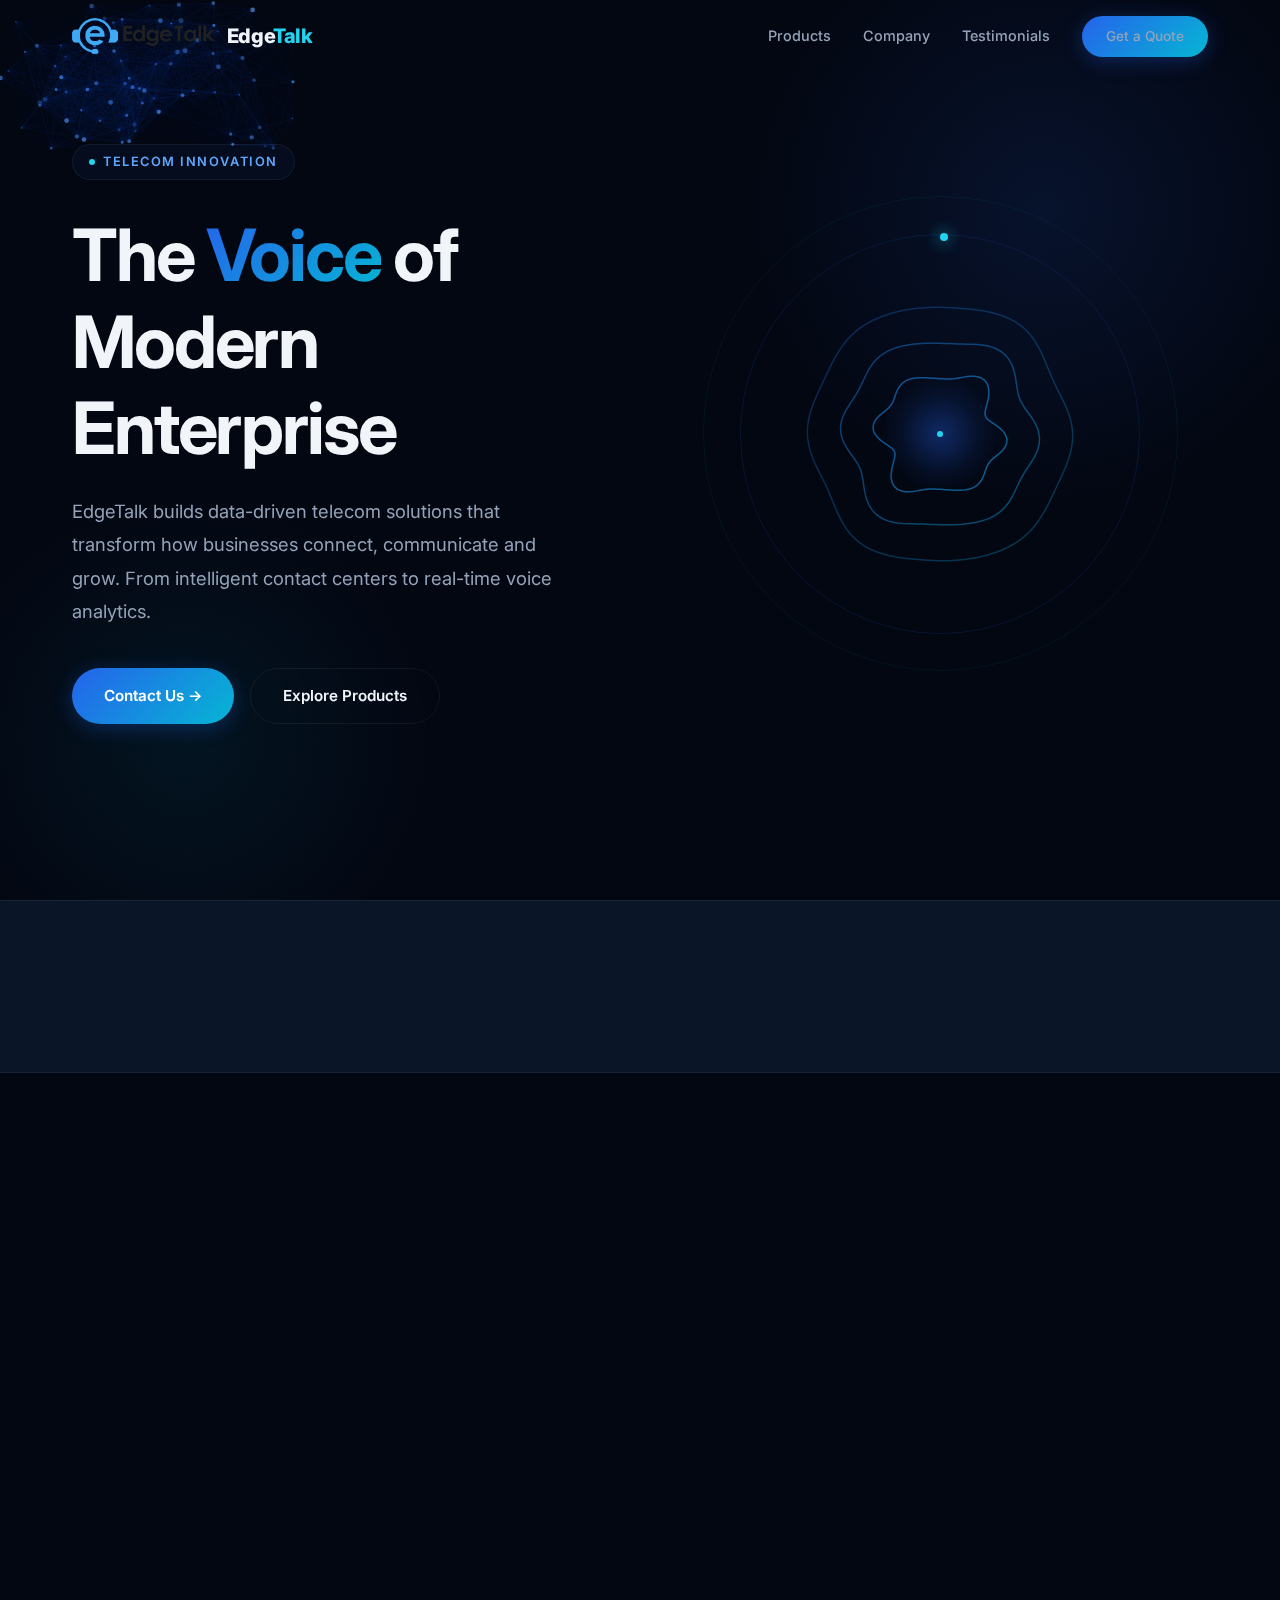
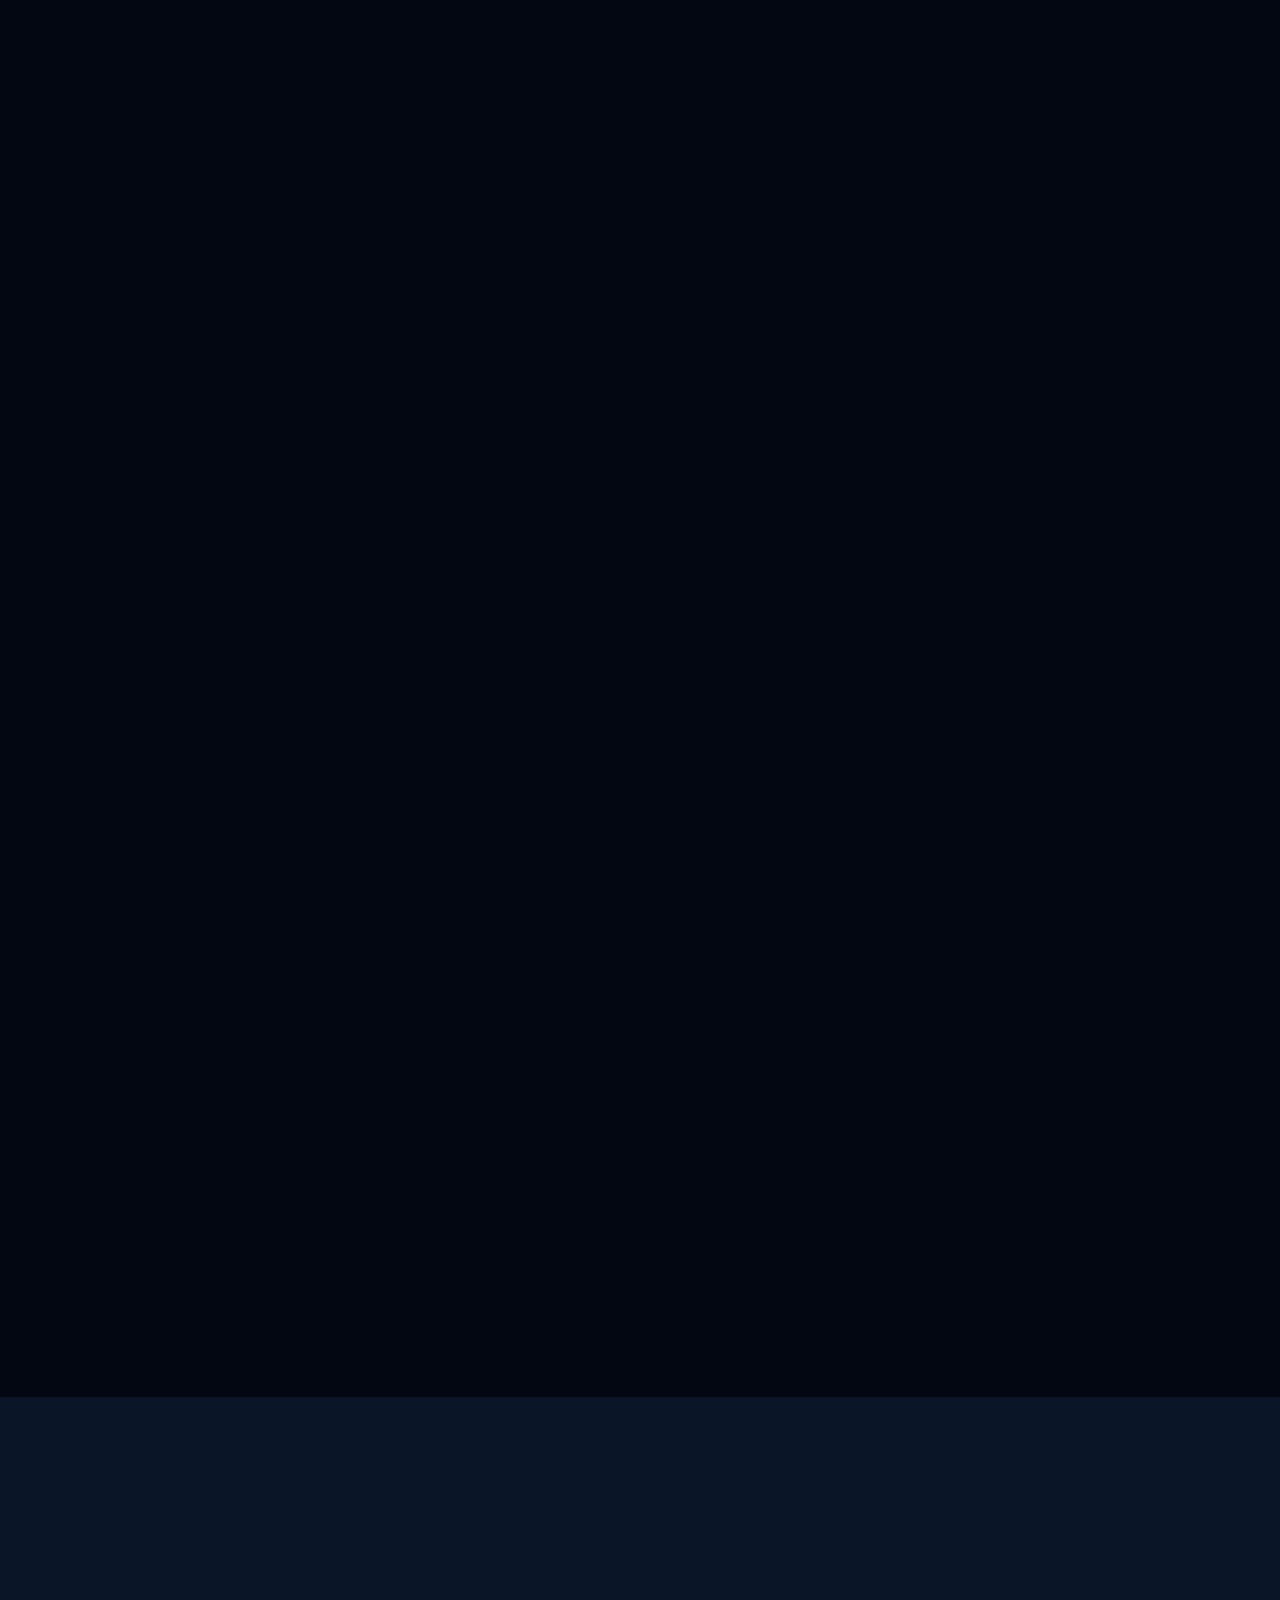
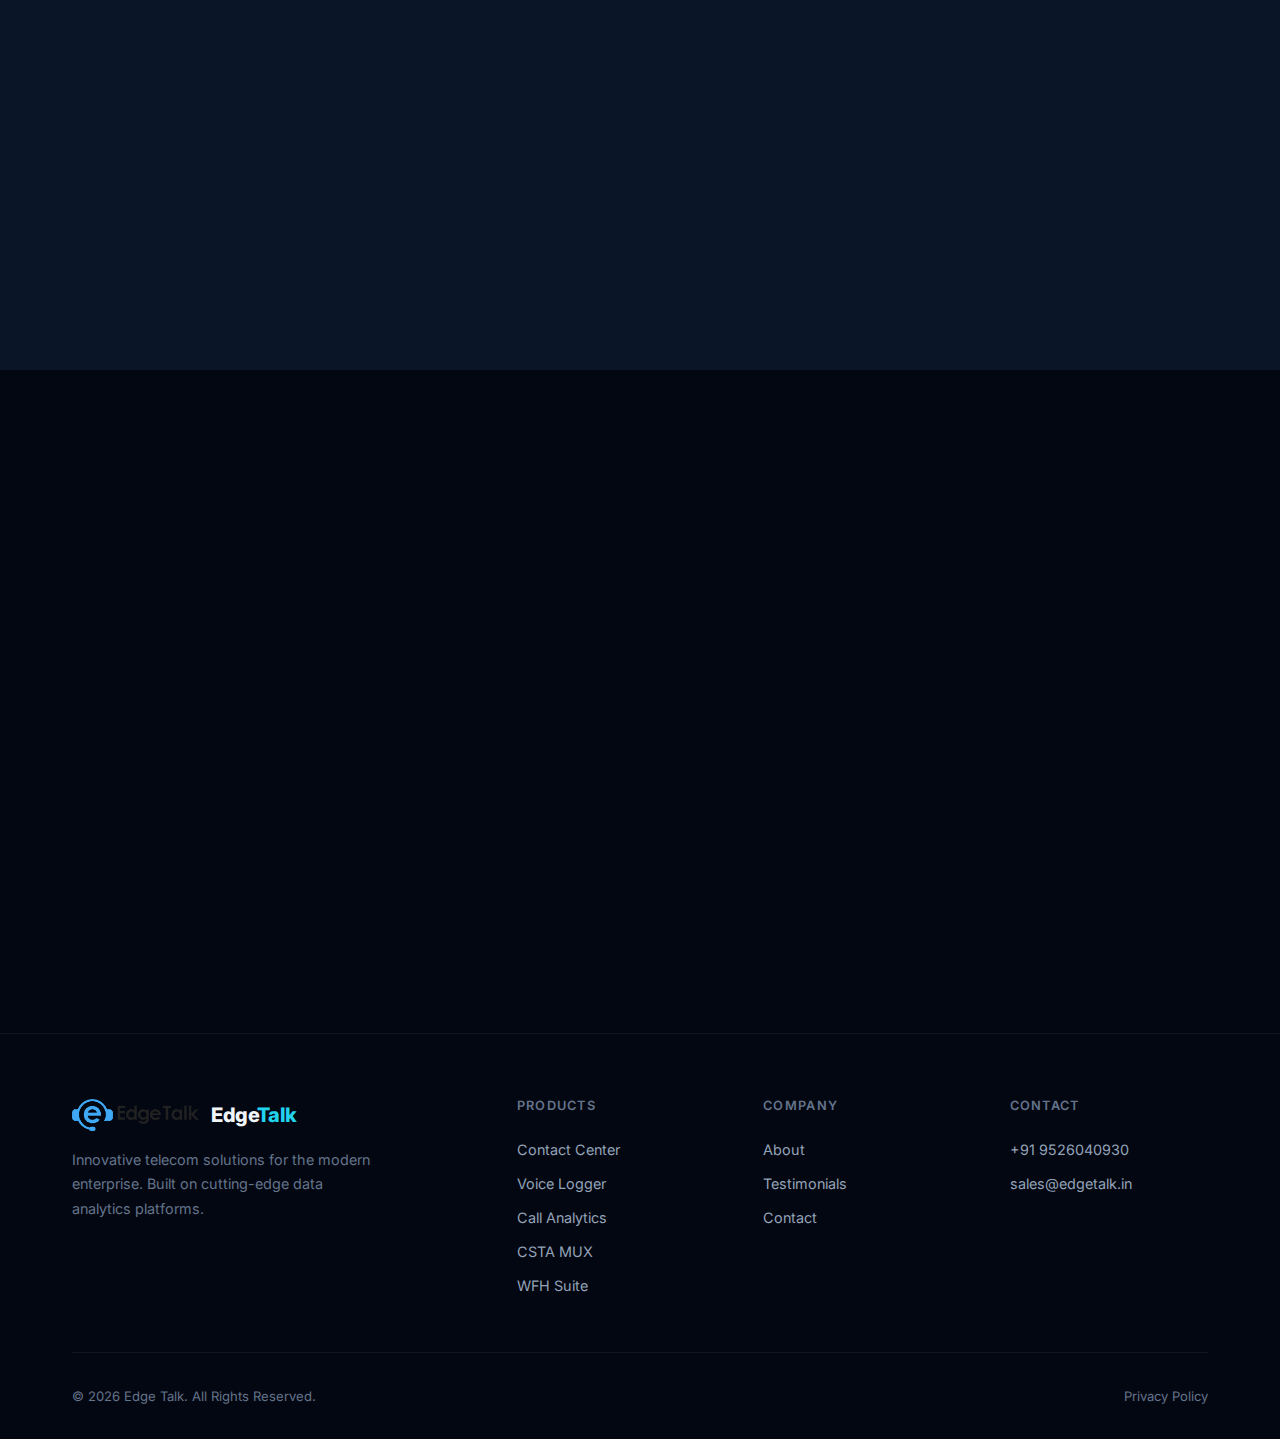
<file: index.html>
<!DOCTYPE html>
<html lang="en">

<head>
    <meta charset="UTF-8">
    <meta name="viewport" content="width=device-width, initial-scale=1.0">
    <title>EdgeTalk — Innovative Telecom Solutions</title>
    <meta name="description"
        content="EdgeTalk builds cutting-edge telecom solutions — Contact Centers, Voice Loggers, Call Analytics and more — powered by data-driven technology.">
    <link rel="stylesheet" href="css/style.css">
    <link rel="icon" href="images/logo.png">
</head>

<body>

    <!-- ═══ HEADER ═══ -->
    <header id="header">
        <div class="container">
            <nav>
                <a href="index.html" class="logo-wrap">
                    <img src="images/logo.png" alt="EdgeTalk">
                    <span class="logo-text">Edge<span class="highlight">Talk</span></span>
                </a>
                <div class="nav-links" id="nav-links">
                    <a href="#products">Products</a>
                    <a href="#about">Company</a>
                    <a href="#testimonials">Testimonials</a>
                    <a href="#contact" class="btn btn-primary nav-cta">Get a Quote</a>
                </div>
                <button class="nav-toggle" id="nav-toggle" aria-label="Toggle menu">
                    <span></span><span></span><span></span>
                </button>
            </nav>
        </div>
    </header>

    <!-- ═══ HERO ═══ -->
    <section class="hero">
        <canvas id="particle-canvas"></canvas>
        <div class="container">
            <div class="hero-content">
                <div class="section-label"><span class="dot"></span> Telecom Innovation</div>
                <h1>The <span class="gradient-text">Voice</span> of Modern Enterprise</h1>
                <p>EdgeTalk builds data-driven telecom solutions that transform how businesses connect, communicate and
                    grow. From intelligent contact centers to real-time voice analytics.</p>
                <div class="hero-actions">
                    <a href="#contact" class="btn btn-primary">Contact Us →</a>
                    <a href="#products" class="btn btn-outline">Explore Products</a>
                </div>
            </div>
            <div class="hero-visual">
                <div class="waveform-container">
                    <div class="waveform-ring"></div>
                    <div class="waveform-ring-2"></div>
                    <div class="wave-center"></div>
                    <canvas id="waveform-canvas"></canvas>
                </div>
            </div>
        </div>
    </section>

    <!-- ═══ STATS ═══ -->
    <section class="stats-section">
        <div class="container">
            <div class="stats-grid">
                <div class="stat-item reveal">
                    <h3><span class="counter" data-target="500">0</span>+</h3>
                    <p>Clients Served</p>
                </div>
                <div class="stat-item reveal">
                    <h3><span class="counter" data-target="5">0</span>+</h3>
                    <p>Products</p>
                </div>
                <div class="stat-item reveal">
                    <h3><span class="counter" data-target="10">0</span>M+</h3>
                    <p>Calls Processed</p>
                </div>
                <div class="stat-item reveal">
                    <h3><span class="counter" data-target="99">0</span>%</h3>
                    <p>Uptime</p>
                </div>
            </div>
        </div>
    </section>

    <!-- ═══ ABOUT ═══ -->
    <section id="about">
        <div class="container">
            <div class="about-grid reveal">
                <div class="about-text">
                    <div class="section-label"><span class="dot"></span> About Us</div>
                    <h2>What we <span class="gradient-text">Do</span></h2>
                    <p>We develop innovative and customized telecom solutions equipping our customers to have a better
                        view of their business progress. We strive to make the digital journey of our customers smooth
                        and enriched by latest cutting edge technology inputs enabling them to efficiently serve their
                        customers.</p>
                    <p>In addition to our standard telecom solutions we help our customers to bridge the legacy
                        solutions by re-engineering the process flows and inter connecting them to provide the latest
                        and updated information available to all concerned.</p>
                    <a href="#products" class="btn btn-outline" style="margin-top:1rem;">See Our Products →</a>
                </div>
                <div class="about-visual">
                    <div class="equalizer" id="equalizer"></div>
                </div>
            </div>
        </div>
    </section>

    <!-- ═══ PRODUCTS ═══ -->
    <section id="products">
        <div class="container">
            <div class="products-header reveal">
                <div class="section-label"><span class="dot"></span> Products</div>
                <h2>Technological Solutions to <span class="gradient-text">Increase</span> Your Throughput</h2>
                <p>From omni-channel contact centers to intelligent call analytics — everything your business needs.</p>
            </div>
            <div class="products-grid">

                <!-- Contact Center -->
                <div class="product-card reveal">
                    <div class="product-icon">
                        <svg viewBox="0 0 24 24">
                            <path d="M12 1a3 3 0 0 0-3 3v8a3 3 0 0 0 6 0V4a3 3 0 0 0-3-3z" />
                            <path d="M19 10v2a7 7 0 0 1-14 0v-2" />
                            <line x1="12" y1="19" x2="12" y2="23" />
                            <line x1="8" y1="23" x2="16" y2="23" />
                        </svg>
                    </div>
                    <h3>Contact Center</h3>
                    <p>OmniChannel communication suite — integrated Voice, Telegram, WhatsApp, Facebook Chat as a single
                        channel of communication.</p>
                    <a href="contact-center.html" class="product-link">Learn more <svg viewBox="0 0 24 24">
                            <line x1="5" y1="12" x2="19" y2="12" />
                            <polyline points="12 5 19 12 12 19" />
                        </svg></a>
                </div>

                <!-- Voice Logger -->
                <div class="product-card reveal">
                    <div class="product-icon">
                        <svg viewBox="0 0 24 24">
                            <circle cx="12" cy="12" r="10" />
                            <polygon points="10 8 16 12 10 16 10 8" />
                        </svg>
                    </div>
                    <h3>Voice Logger</h3>
                    <p>Call Recording at ease — multi-channel voice recording from Analog, Digital and VoIP lines with
                        comprehensive analytics.</p>
                    <a href="voice-logger.html" class="product-link">Learn more <svg viewBox="0 0 24 24">
                            <line x1="5" y1="12" x2="19" y2="12" />
                            <polyline points="12 5 19 12 12 19" />
                        </svg></a>
                </div>

                <!-- Call Data Analytics -->
                <div class="product-card reveal">
                    <div class="product-icon">
                        <svg viewBox="0 0 24 24">
                            <line x1="18" y1="20" x2="18" y2="10" />
                            <line x1="12" y1="20" x2="12" y2="4" />
                            <line x1="6" y1="20" x2="6" y2="14" />
                        </svg>
                    </div>
                    <h3>Call Data Analytics</h3>
                    <p>More than Call Billing — built natively on big data analytics platform for effective business
                        intelligence from call data.</p>
                    <a href="call-billing-solution.html" class="product-link">Learn more <svg viewBox="0 0 24 24">
                            <line x1="5" y1="12" x2="19" y2="12" />
                            <polyline points="12 5 19 12 12 19" />
                        </svg></a>
                </div>

                <!-- CSTA MUX -->
                <div class="product-card reveal">
                    <div class="product-icon">
                        <svg viewBox="0 0 24 24">
                            <rect x="2" y="3" width="20" height="14" rx="2" ry="2" />
                            <line x1="8" y1="21" x2="16" y2="21" />
                            <line x1="12" y1="17" x2="12" y2="21" />
                        </svg>
                    </div>
                    <h3>CSTA MUX</h3>
                    <p>Allow multiple CSTA Applications to interface with Panasonic PBX systems concurrently through our
                        multiplexer.</p>
                    <a href="csta-mux.html" class="product-link">Learn more <svg viewBox="0 0 24 24">
                            <line x1="5" y1="12" x2="19" y2="12" />
                            <polyline points="12 5 19 12 12 19" />
                        </svg></a>
                </div>

                <!-- WFH Suite -->
                <div class="product-card reveal">
                    <div class="product-icon">
                        <svg viewBox="0 0 24 24">
                            <path d="M3 9l9-7 9 7v11a2 2 0 0 1-2 2H5a2 2 0 0 1-2-2z" />
                            <polyline points="9 22 9 12 15 12 15 22" />
                        </svg>
                    </div>
                    <h3>Work From Home Suite</h3>
                    <p>Employee Communication & Monitoring Suite — cloud hosted, browser based solution with integrated
                        security.</p>
                    <a href="work-from-home-suite.html" class="product-link">Learn more <svg viewBox="0 0 24 24">
                            <line x1="5" y1="12" x2="19" y2="12" />
                            <polyline points="12 5 19 12 12 19" />
                        </svg></a>
                </div>

            </div>
        </div>
    </section>

    <!-- ═══ TESTIMONIALS ═══ -->
    <section class="testimonial-section" id="testimonials">
        <div class="container">
            <div class="testimonial-card reveal">
                <div class="section-label" style="justify-content:center;"><span class="dot"></span> Testimonials</div>
                <span class="quote-mark">"</span>
                <blockquote>Extremely pleased with your excellent customer service skills. It was also a pleasure
                    working with the team, as they were very professional and helpful. For my first experience with
                    EdgeTalk, it was amazing! Thanks for having such great people working for you!</blockquote>
                <div class="testimonial-author">
                    <h4>Dhanya V</h4>
                    <span>Senior Manager</span>
                </div>
            </div>
        </div>
    </section>

    <!-- ═══ CTA ═══ -->
    <section class="cta-section" id="contact">
        <div class="container">
            <div class="cta-box reveal">
                <div class="section-label" style="justify-content:center;"><span class="dot"></span> Get Started</div>
                <h2>Ready to <span class="gradient-text">Transform</span> Your Communications?</h2>
                <p>Let's discuss how EdgeTalk can help you build the next generation of your telecom infrastructure.</p>
                <div style="display:flex;gap:1rem;justify-content:center;flex-wrap:wrap;">
                    <a href="tel:+919526040930" class="btn btn-primary">📞 +91 9526040930</a>
                    <a href="mailto:sales@edgetalk.in" class="btn btn-outline">✉️ sales@edgetalk.in</a>
                </div>
            </div>
        </div>
    </section>

    <!-- ═══ FOOTER ═══ -->
    <footer>
        <div class="container">
            <div class="footer-grid">
                <div class="footer-about">
                    <div class="logo-wrap">
                        <img src="images/logo.png" alt="EdgeTalk" style="height:32px;">
                        <span class="logo-text">Edge<span class="highlight">Talk</span></span>
                    </div>
                    <p>Innovative telecom solutions for the modern enterprise. Built on cutting-edge data analytics
                        platforms.</p>
                </div>
                <div class="footer-col">
                    <h4>Products</h4>
                    <a href="contact-center.html">Contact Center</a>
                    <a href="voice-logger.html">Voice Logger</a>
                    <a href="call-billing-solution.html">Call Analytics</a>
                    <a href="csta-mux.html">CSTA MUX</a>
                    <a href="work-from-home-suite.html">WFH Suite</a>
                </div>
                <div class="footer-col">
                    <h4>Company</h4>
                    <a href="#about">About</a>
                    <a href="#testimonials">Testimonials</a>
                    <a href="#contact">Contact</a>
                </div>
                <div class="footer-col">
                    <h4>Contact</h4>
                    <a href="tel:+919526040930">+91 9526040930</a>
                    <a href="mailto:sales@edgetalk.in">sales@edgetalk.in</a>
                </div>
            </div>
            <div class="footer-bottom">
                <span>© 2026 Edge Talk. All Rights Reserved.</span>
                <span>Privacy Policy</span>
            </div>
        </div>
    </footer>

    <script src="js/main.js"></script>
</body>

</html>
</file>
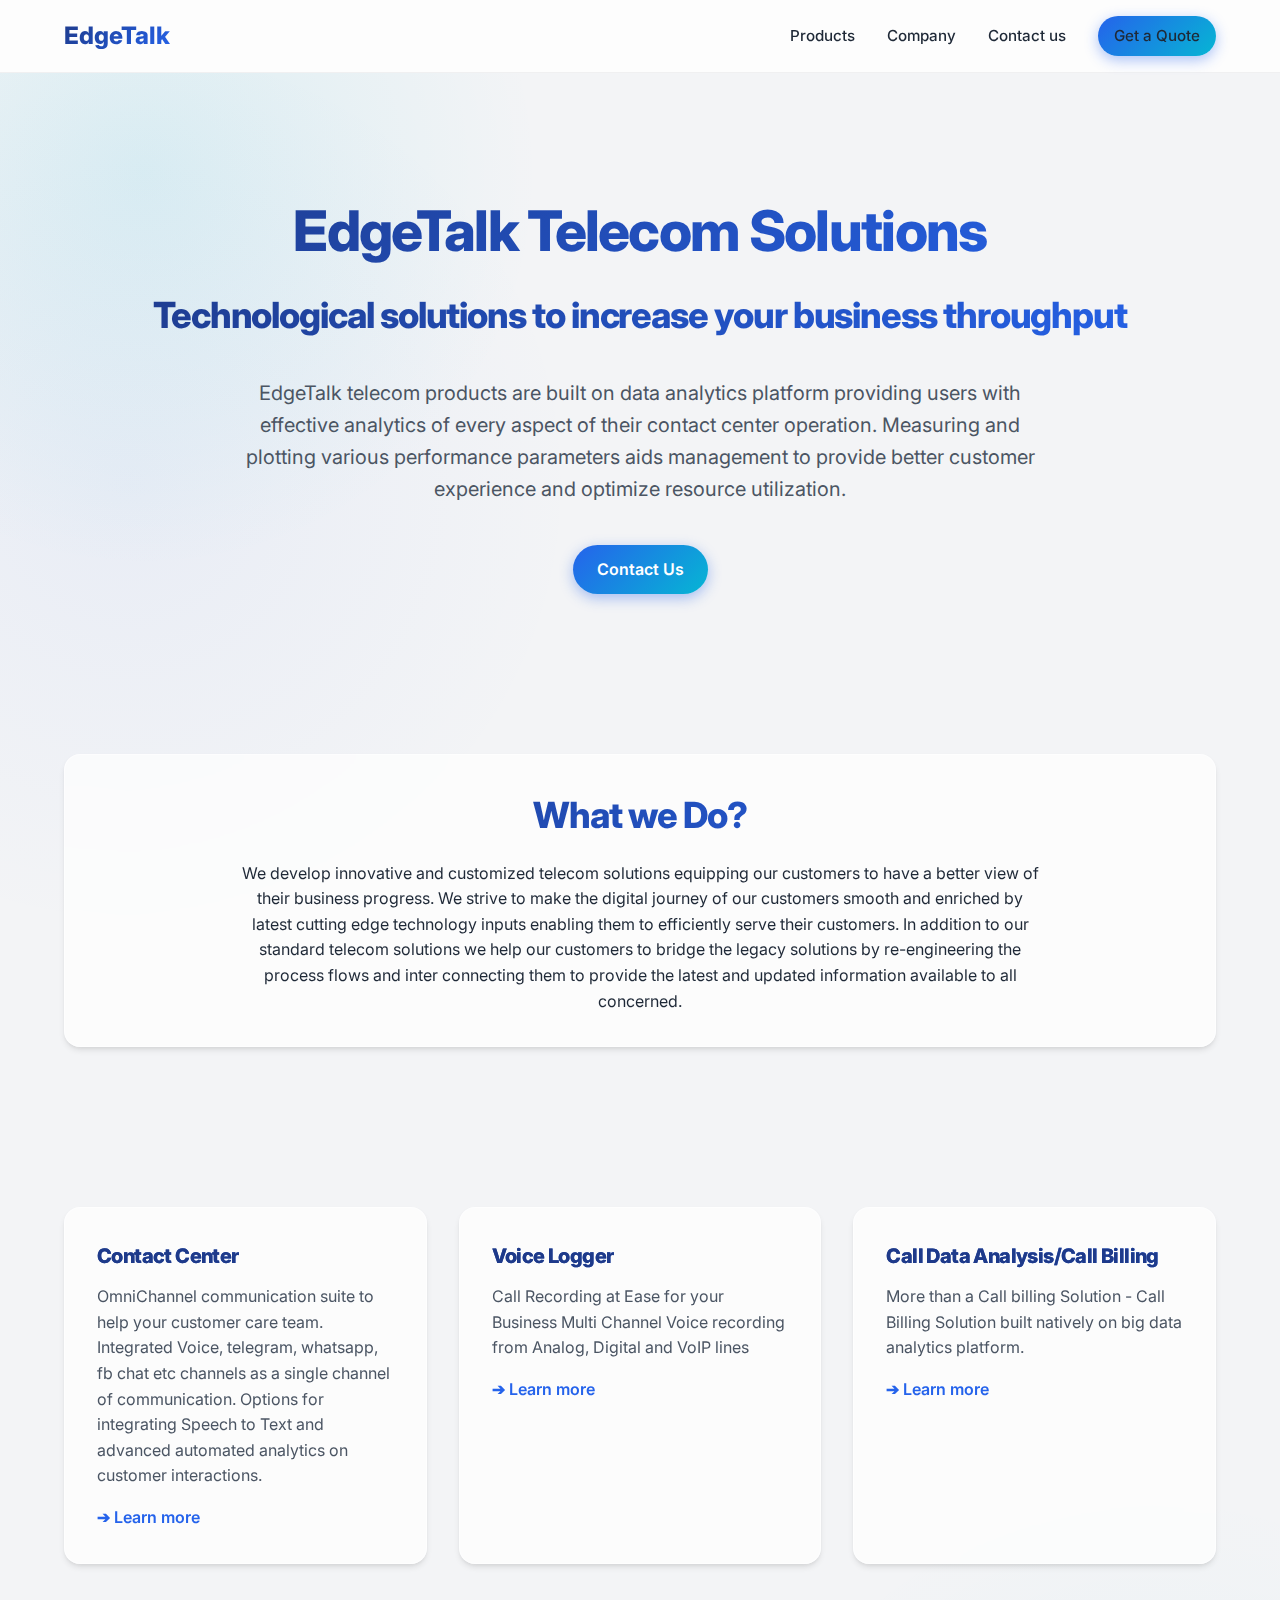
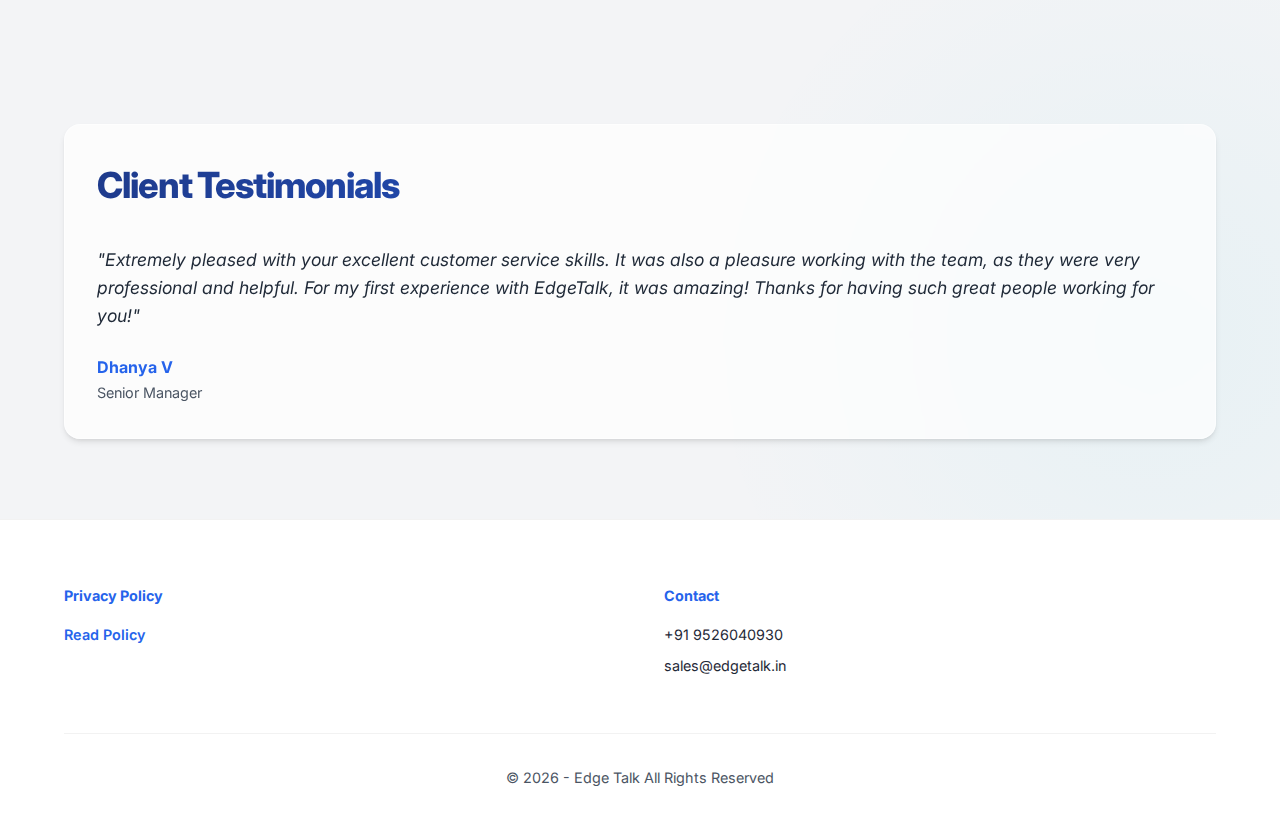
<file: edgetalk-redesign/index.html>
<!DOCTYPE html>
<html lang="en">

<head>
    <meta charset="UTF-8">
    <meta name="viewport" content="width=device-width, initial-scale=1.0">
    <title>EdgeTalk Telecom Solutions</title>
    <link rel="stylesheet" href="css/style.css">
    <link href="https://fonts.googleapis.com/css2?family=Inter:wght@400;500;700;800&display=swap" rel="stylesheet">
    <!-- Favicon placeholder -->
    <link rel="icon" href="https://via.placeholder.com/32x32/2563eb/ffffff?text=E">
</head>

<body>
    <header>
        <div class="container">
            <nav>
                <a href="#" class="logo">EdgeTalk</a>
                <div class="nav-links">
                    <a href="#products">Products</a>
                    <a href="#company">Company</a>
                    <a href="#contact">Contact us</a>
                    <a href="#contact" class="btn btn-primary" style="padding: 0.5rem 1rem;">Get a Quote</a>
                </div>
            </nav>
        </div>
    </header>

    <section class="hero">
        <div class="container">
            <h1>EdgeTalk Telecom Solutions</h1>
            <h2>Technological solutions to increase your business throughput</h2>
            <p>EdgeTalk telecom products are built on data analytics platform providing users with effective analytics
                of every aspect of their contact center operation. Measuring and plotting various performance parameters
                aids management to provide better customer experience and optimize resource utilization.</p>
            <a href="#contact" class="btn btn-primary">Contact Us</a>
        </div>
    </section>

    <section id="company">
        <div class="container">
            <div class="glass-card" style="text-align: center;">
                <h2 style="margin-bottom: 1rem;">What we Do?</h2>
                <p style="margin: 0 auto; max-width: 800px; color: var(--text-dark);">We develop innovative and
                    customized telecom solutions equipping our customers to have a better view of their business
                    progress. We strive to make the digital journey of our customers smooth and enriched by latest
                    cutting edge technology inputs enabling them to efficiently serve their customers. In addition to
                    our standard telecom solutions we help our customers to bridge the legacy solutions by
                    re-engineering the process flows and inter connecting them to provide the latest and updated
                    information available to all concerned.</p>
            </div>
        </div>
    </section>

    <section id="products">
        <div class="container">
            <div class="grid">
                <!-- Product 1 -->
                <div class="glass-card">
                    <h3>Contact Center</h3>
                    <p>OmniChannel communication suite to help your customer care team. Integrated Voice, telegram,
                        whatsapp, fb chat etc channels as a single channel of communication. Options for integrating
                        Speech to Text and advanced automated analytics on customer interactions.</p>
                    <a href="#" class="btn-link">➔ Learn more</a>
                </div>
                <!-- Product 2 -->
                <div class="glass-card">
                    <h3>Voice Logger</h3>
                    <p>Call Recording at Ease for your Business Multi Channel Voice recording from Analog, Digital and
                        VoIP lines</p>
                    <a href="#" class="btn-link">➔ Learn more</a>
                </div>
                <!-- Product 3 -->
                <div class="glass-card">
                    <h3>Call Data Analysis/Call Billing</h3>
                    <p>More than a Call billing Solution - Call Billing Solution built natively on big data analytics
                        platform.</p>
                    <a href="#" class="btn-link">➔ Learn more</a>
                </div>
            </div>
        </div>
    </section>

    <section>
        <div class="container">
            <div class="glass-card">
                <h2>Client Testimonials</h2>
                <p style="font-style: italic; font-size: 1.1rem; color: var(--text-dark);">"Extremely pleased with your
                    excellent customer service skills. It was also a pleasure working with the team, as they were very
                    professional and helpful. For my first experience with EdgeTalk, it was amazing! Thanks for having
                    such great people working for you!"</p>
                <div style="margin-top: 1.5rem;">
                    <h4 style="color: var(--primary-blue);">Dhanya V</h4>
                    <span style="font-size: 0.9rem; color: var(--text-light);">Senior Manager</span>
                </div>
            </div>
        </div>
    </section>

    <footer id="contact">
        <div class="container">
            <div class="footer-content">
                <div class="footer-section">
                    <h4>Privacy Policy</h4>
                    <a href="#" class="btn-link">Read Policy</a>
                </div>
                <div class="footer-section">
                    <h4>Contact</h4>
                    <ul class="footer-links">
                        <li><a href="tel:+919526040930">+91 9526040930</a></li>
                        <li><a href="mailto:sales@edgetalk.in">sales@edgetalk.in</a></li>
                    </ul>
                </div>
            </div>
            <div class="copyright">
                © 2026 - Edge Talk All Rights Reserved
            </div>
        </div>
    </footer>
</body>

</html>
</file>
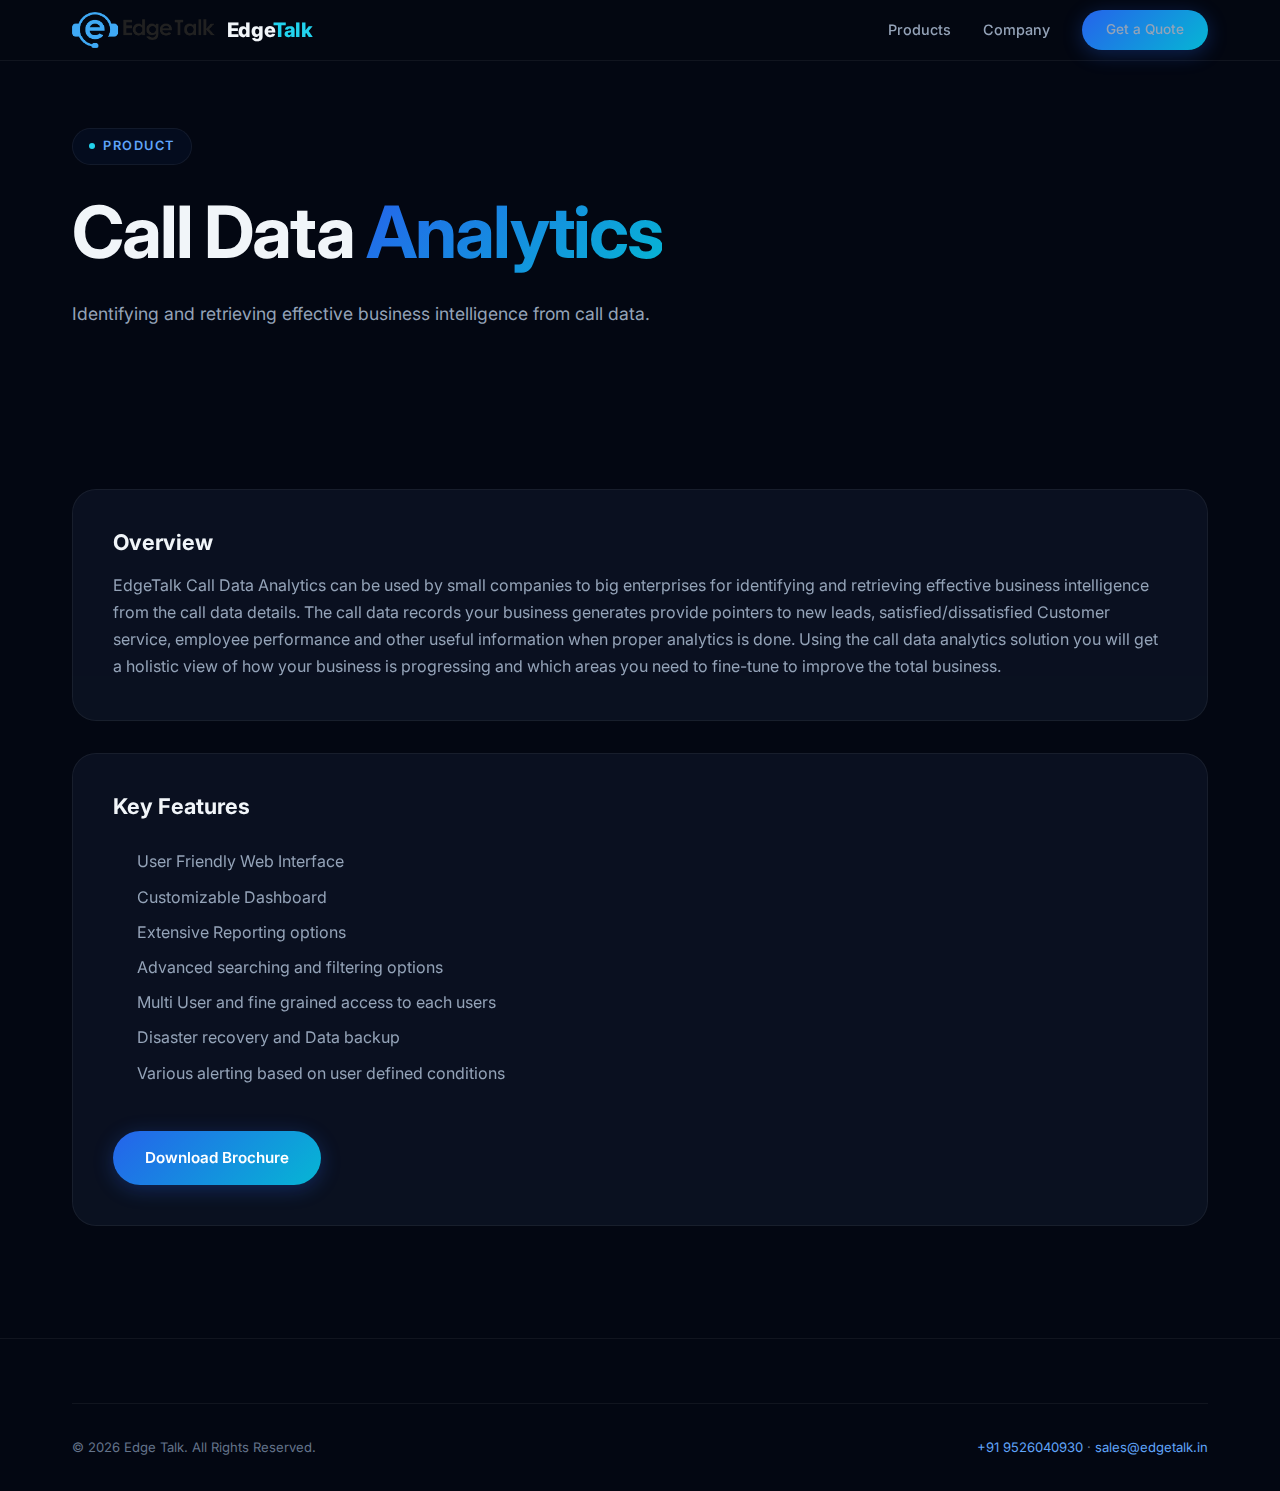
<file: call-billing-solution.html>
<!DOCTYPE html>
<html lang="en">

<head>
    <meta charset="UTF-8">
    <meta name="viewport" content="width=device-width, initial-scale=1.0">
    <title>Call Data Analytics — EdgeTalk</title>
    <meta name="description" content="EdgeTalk Call Data Analytics — Effective business intelligence from call data.">
    <link rel="stylesheet" href="css/style.css">
    <link rel="icon" href="images/logo.png">
</head>

<body>
    <header id="header" class="scrolled">
        <div class="container">
            <nav>
                <a href="index.html" class="logo-wrap">
                    <img src="images/logo.png" alt="EdgeTalk" style="height:36px;">
                    <span class="logo-text">Edge<span class="highlight">Talk</span></span>
                </a>
                <div class="nav-links">
                    <a href="index.html#products">Products</a>
                    <a href="index.html#about">Company</a>
                    <a href="index.html#contact" class="btn btn-primary nav-cta">Get a Quote</a>
                </div>
            </nav>
        </div>
    </header>

    <section style="padding-top:8rem;">
        <div class="container">
            <div class="section-label"><span class="dot"></span> Product</div>
            <h1 style="margin-bottom:1.5rem;">Call Data <span class="gradient-text">Analytics</span></h1>
            <p style="color:var(--text-secondary);max-width:700px;font-size:1.1rem;margin-bottom:3rem;">Identifying and
                retrieving effective business intelligence from call data.</p>
        </div>
    </section>

    <section style="padding-top:0;">
        <div class="container">
            <div class="glass-card" style="margin-bottom:2rem;">
                <h3 style="margin-bottom:1rem;">Overview</h3>
                <p style="color:var(--text-secondary);">EdgeTalk Call Data Analytics can be used by small companies to
                    big enterprises for identifying and retrieving effective business intelligence from the call data
                    details. The call data records your business generates provide pointers to new leads,
                    satisfied/dissatisfied Customer service, employee performance and other useful information when
                    proper analytics is done. Using the call data analytics solution you will get a holistic view of how
                    your business is progressing and which areas you need to fine-tune to improve the total business.
                </p>
            </div>
            <div class="glass-card">
                <h3 style="margin-bottom:1.5rem;">Key Features</h3>
                <ul style="color:var(--text-secondary);line-height:2.2;padding-left:1.5rem;">
                    <li>User Friendly Web Interface</li>
                    <li>Customizable Dashboard</li>
                    <li>Extensive Reporting options</li>
                    <li>Advanced searching and filtering options</li>
                    <li>Multi User and fine grained access to each users</li>
                    <li>Disaster recovery and Data backup</li>
                    <li>Various alerting based on user defined conditions</li>
                </ul>
                <div style="margin-top:2.5rem;">
                    <a href="https://edgetalk.in/wp-content/uploads/2020/05/EdgeTalkCall-Data-Analytics-Software_Brochure.pdf"
                        class="btn btn-primary" target="_blank">Download Brochure</a>
                </div>
            </div>
        </div>
    </section>

    <footer>
        <div class="container">
            <div class="footer-bottom">
                <span>© 2026 Edge Talk. All Rights Reserved.</span>
                <span><a href="tel:+919526040930" style="color:var(--blue-400);">+91 9526040930</a> · <a
                        href="mailto:sales@edgetalk.in" style="color:var(--blue-400);">sales@edgetalk.in</a></span>
            </div>
        </div>
    </footer>
</body>

</html>
</file>
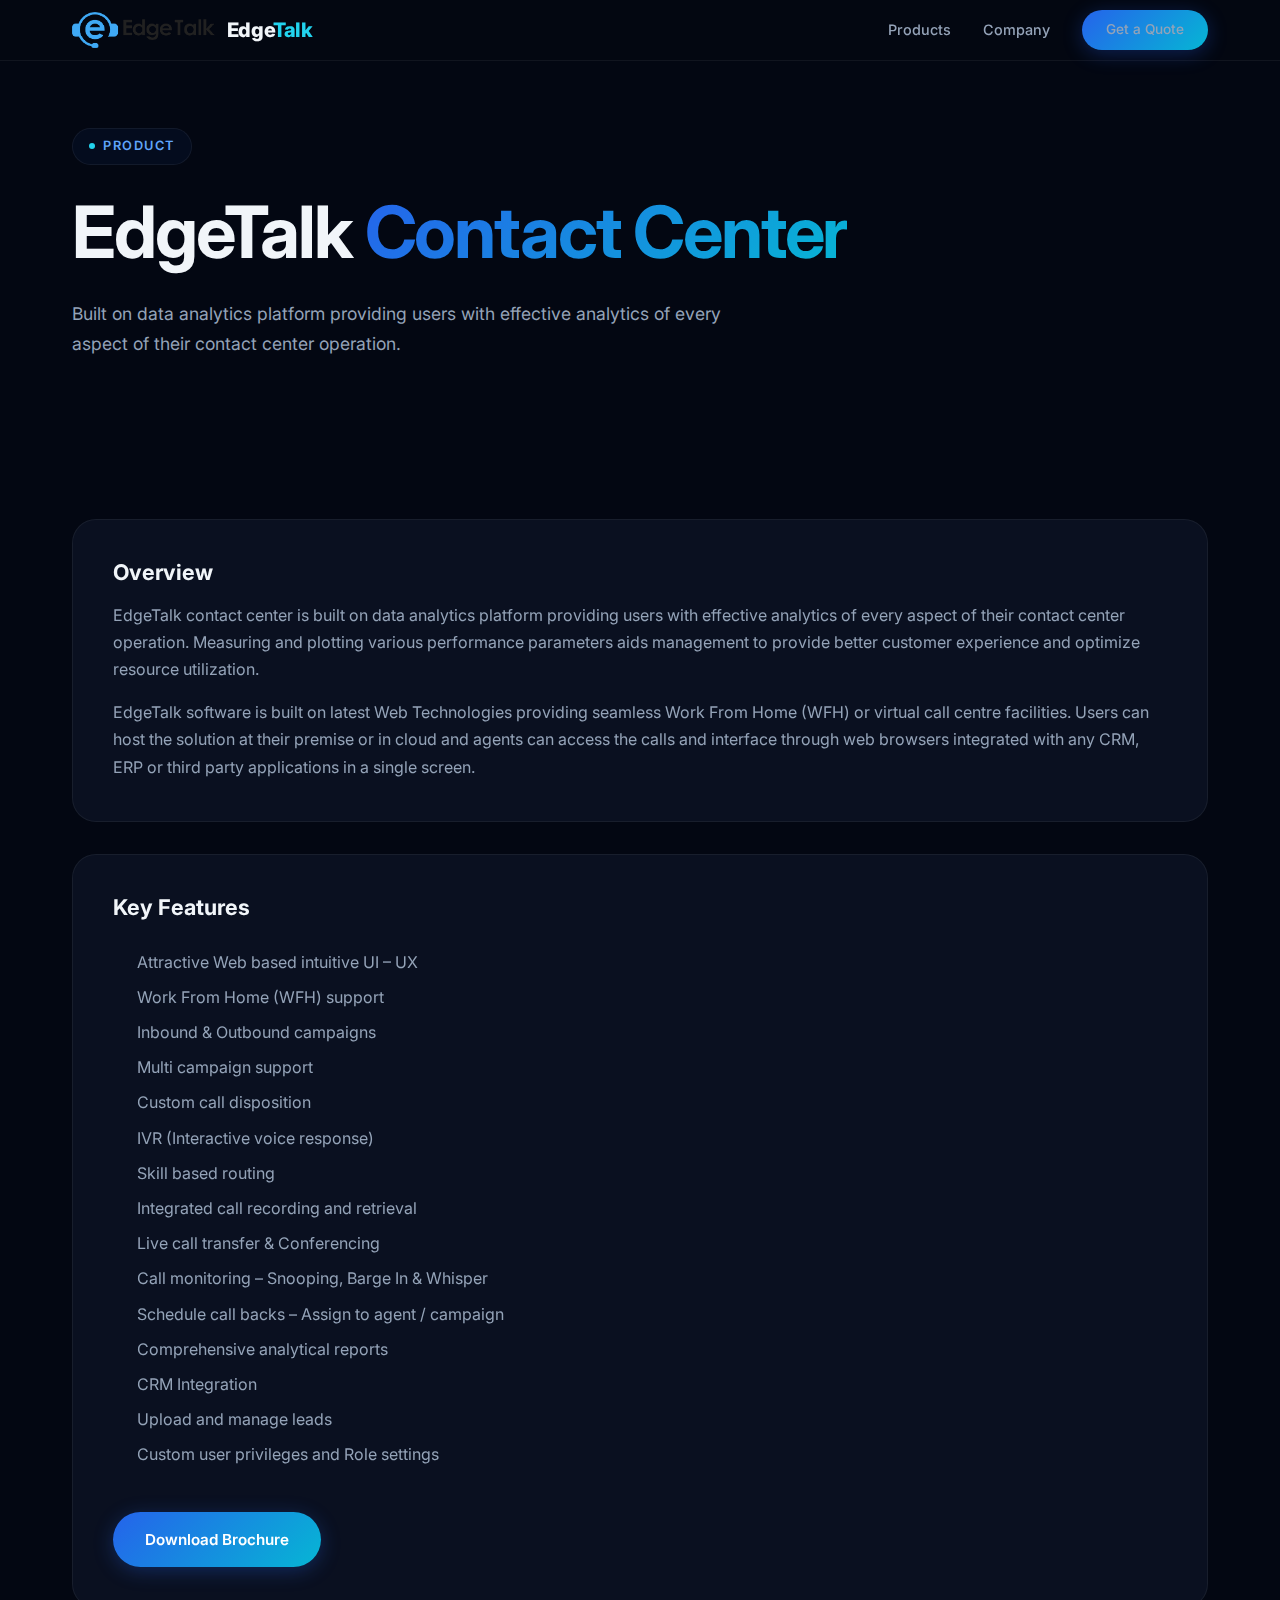
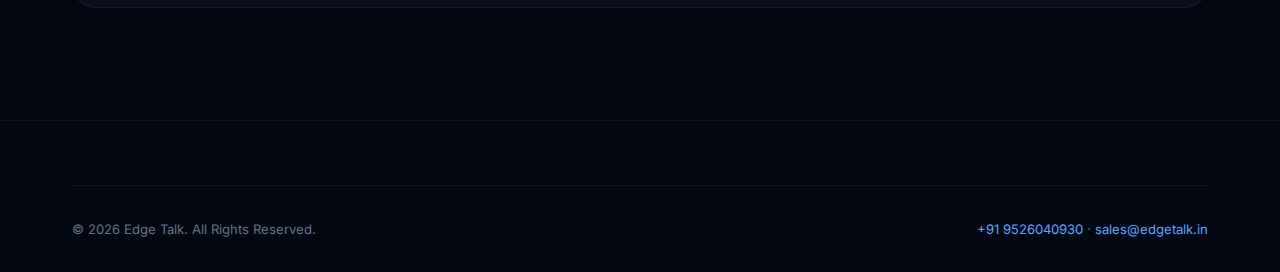
<file: contact-center.html>
<!DOCTYPE html>
<html lang="en">

<head>
    <meta charset="UTF-8">
    <meta name="viewport" content="width=device-width, initial-scale=1.0">
    <title>Contact Center — EdgeTalk</title>
    <meta name="description"
        content="EdgeTalk Contact Center — OmniChannel communication suite built on data analytics.">
    <link rel="stylesheet" href="css/style.css">
    <link rel="icon" href="images/logo.png">
</head>

<body>
    <header id="header" class="scrolled">
        <div class="container">
            <nav>
                <a href="index.html" class="logo-wrap">
                    <img src="images/logo.png" alt="EdgeTalk" style="height:36px;">
                    <span class="logo-text">Edge<span class="highlight">Talk</span></span>
                </a>
                <div class="nav-links">
                    <a href="index.html#products">Products</a>
                    <a href="index.html#about">Company</a>
                    <a href="index.html#contact" class="btn btn-primary nav-cta">Get a Quote</a>
                </div>
            </nav>
        </div>
    </header>

    <section style="padding-top:8rem;">
        <div class="container">
            <div class="section-label"><span class="dot"></span> Product</div>
            <h1 style="margin-bottom:1.5rem;">EdgeTalk <span class="gradient-text">Contact Center</span></h1>
            <p style="color:var(--text-secondary);max-width:700px;font-size:1.1rem;margin-bottom:3rem;">Built on data
                analytics platform providing users with effective analytics of every aspect of their contact center
                operation.</p>
        </div>
    </section>

    <section style="padding-top:0;">
        <div class="container">
            <div class="glass-card" style="margin-bottom:2rem;">
                <h3 style="margin-bottom:1rem;">Overview</h3>
                <p style="color:var(--text-secondary);margin-bottom:1rem;">EdgeTalk contact center is built on data
                    analytics platform providing users with effective analytics of every aspect of their contact center
                    operation. Measuring and plotting various performance parameters aids management to provide better
                    customer experience and optimize resource utilization.</p>
                <p style="color:var(--text-secondary);">EdgeTalk software is built on latest Web Technologies providing
                    seamless Work From Home (WFH) or virtual call centre facilities. Users can host the solution at
                    their premise or in cloud and agents can access the calls and interface through web browsers
                    integrated with any CRM, ERP or third party applications in a single screen.</p>
            </div>
            <div class="glass-card">
                <h3 style="margin-bottom:1.5rem;">Key Features</h3>
                <ul style="color:var(--text-secondary);line-height:2.2;padding-left:1.5rem;">
                    <li>Attractive Web based intuitive UI – UX</li>
                    <li>Work From Home (WFH) support</li>
                    <li>Inbound & Outbound campaigns</li>
                    <li>Multi campaign support</li>
                    <li>Custom call disposition</li>
                    <li>IVR (Interactive voice response)</li>
                    <li>Skill based routing</li>
                    <li>Integrated call recording and retrieval</li>
                    <li>Live call transfer & Conferencing</li>
                    <li>Call monitoring – Snooping, Barge In & Whisper</li>
                    <li>Schedule call backs – Assign to agent / campaign</li>
                    <li>Comprehensive analytical reports</li>
                    <li>CRM Integration</li>
                    <li>Upload and manage leads</li>
                    <li>Custom user privileges and Role settings</li>
                </ul>
                <div style="margin-top:2.5rem;">
                    <a href="https://edgetalk.in/wp-content/uploads/2020/05/EdgeTalk-ContactCenter_Brochure.pdf"
                        class="btn btn-primary" target="_blank">Download Brochure</a>
                </div>
            </div>
        </div>
    </section>

    <footer>
        <div class="container">
            <div class="footer-bottom">
                <span>© 2026 Edge Talk. All Rights Reserved.</span>
                <span><a href="tel:+919526040930" style="color:var(--blue-400);">+91 9526040930</a> · <a
                        href="mailto:sales@edgetalk.in" style="color:var(--blue-400);">sales@edgetalk.in</a></span>
            </div>
        </div>
    </footer>
</body>

</html>
</file>
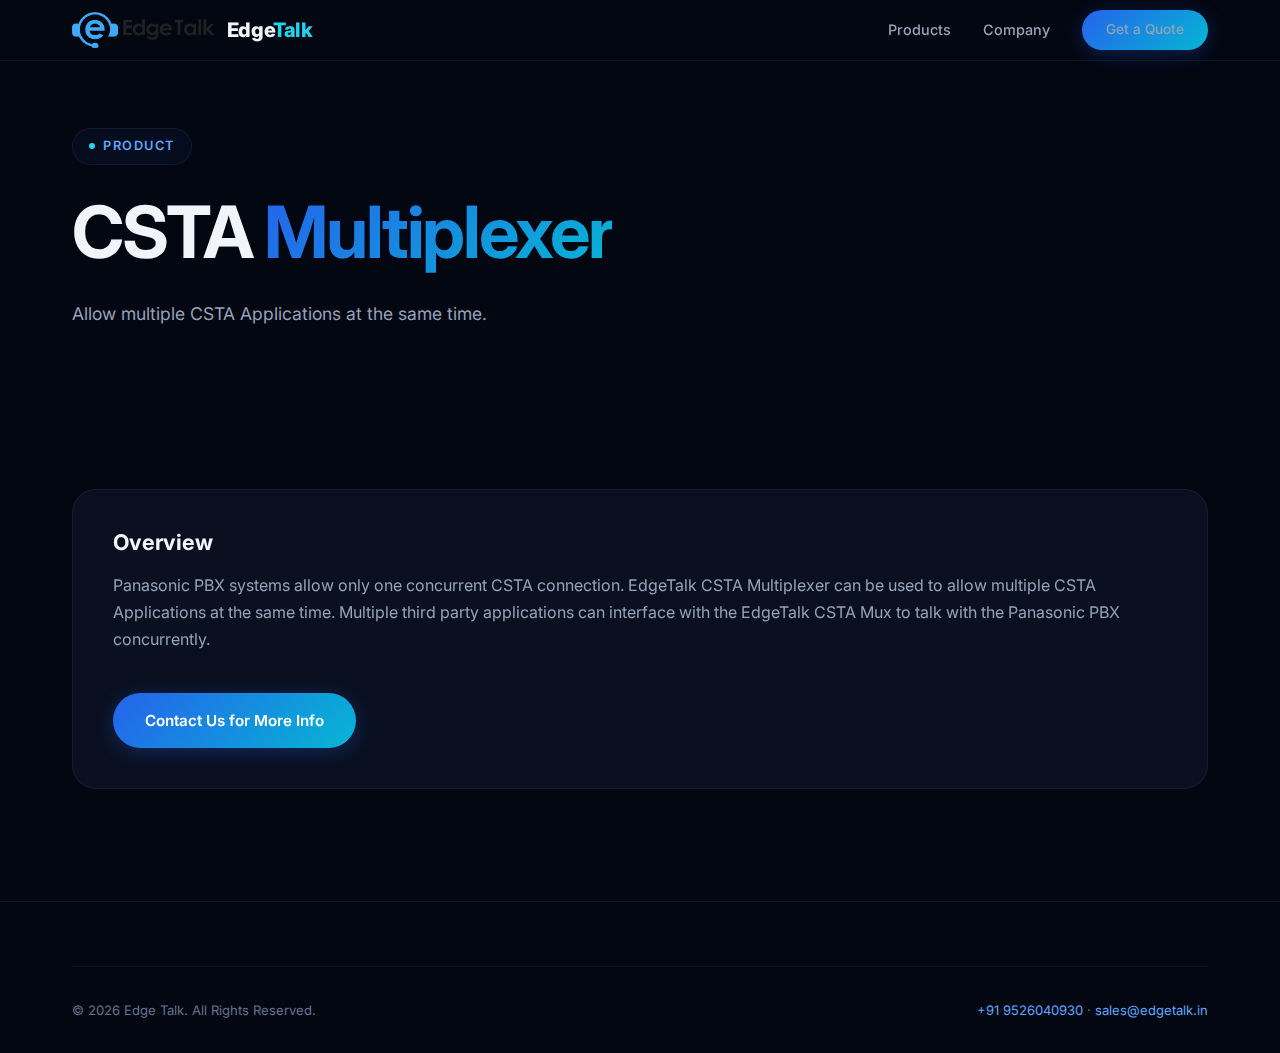
<file: csta-mux.html>
<!DOCTYPE html>
<html lang="en">

<head>
    <meta charset="UTF-8">
    <meta name="viewport" content="width=device-width, initial-scale=1.0">
    <title>CSTA MUX — EdgeTalk</title>
    <meta name="description" content="EdgeTalk CSTA Multiplexer — Multiple CSTA applications on Panasonic PBX.">
    <link rel="stylesheet" href="css/style.css">
    <link rel="icon" href="images/logo.png">
</head>

<body>
    <header id="header" class="scrolled">
        <div class="container">
            <nav>
                <a href="index.html" class="logo-wrap">
                    <img src="images/logo.png" alt="EdgeTalk" style="height:36px;">
                    <span class="logo-text">Edge<span class="highlight">Talk</span></span>
                </a>
                <div class="nav-links">
                    <a href="index.html#products">Products</a>
                    <a href="index.html#about">Company</a>
                    <a href="index.html#contact" class="btn btn-primary nav-cta">Get a Quote</a>
                </div>
            </nav>
        </div>
    </header>

    <section style="padding-top:8rem;">
        <div class="container">
            <div class="section-label"><span class="dot"></span> Product</div>
            <h1 style="margin-bottom:1.5rem;">CSTA <span class="gradient-text">Multiplexer</span></h1>
            <p style="color:var(--text-secondary);max-width:700px;font-size:1.1rem;margin-bottom:3rem;">Allow multiple
                CSTA Applications at the same time.</p>
        </div>
    </section>

    <section style="padding-top:0;">
        <div class="container">
            <div class="glass-card">
                <h3 style="margin-bottom:1rem;">Overview</h3>
                <p style="color:var(--text-secondary);">Panasonic PBX systems allow only one concurrent CSTA connection.
                    EdgeTalk CSTA Multiplexer can be used to allow multiple CSTA Applications at the same time. Multiple
                    third party applications can interface with the EdgeTalk CSTA Mux to talk with the Panasonic PBX
                    concurrently.</p>
                <div style="margin-top:2.5rem;">
                    <a href="index.html#contact" class="btn btn-primary">Contact Us for More Info</a>
                </div>
            </div>
        </div>
    </section>

    <footer>
        <div class="container">
            <div class="footer-bottom">
                <span>© 2026 Edge Talk. All Rights Reserved.</span>
                <span><a href="tel:+919526040930" style="color:var(--blue-400);">+91 9526040930</a> · <a
                        href="mailto:sales@edgetalk.in" style="color:var(--blue-400);">sales@edgetalk.in</a></span>
            </div>
        </div>
    </footer>
</body>

</html>
</file>
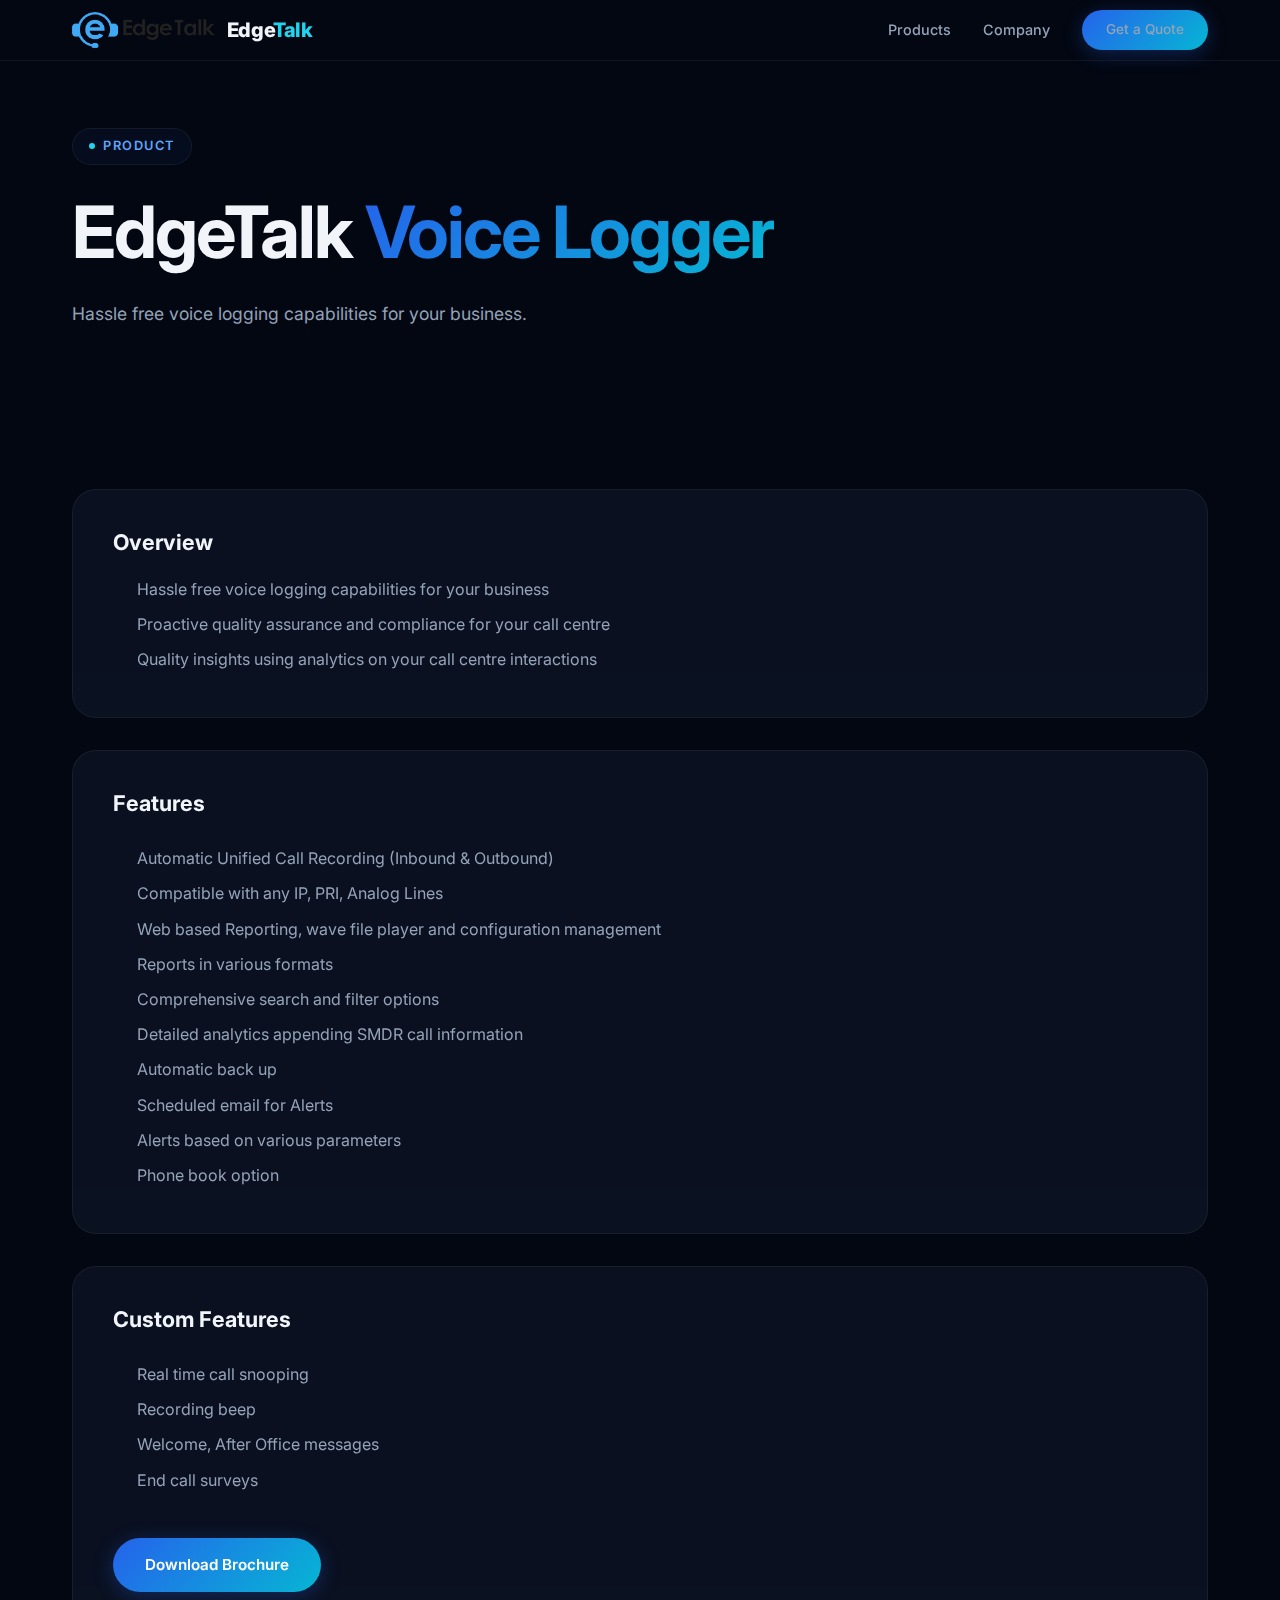
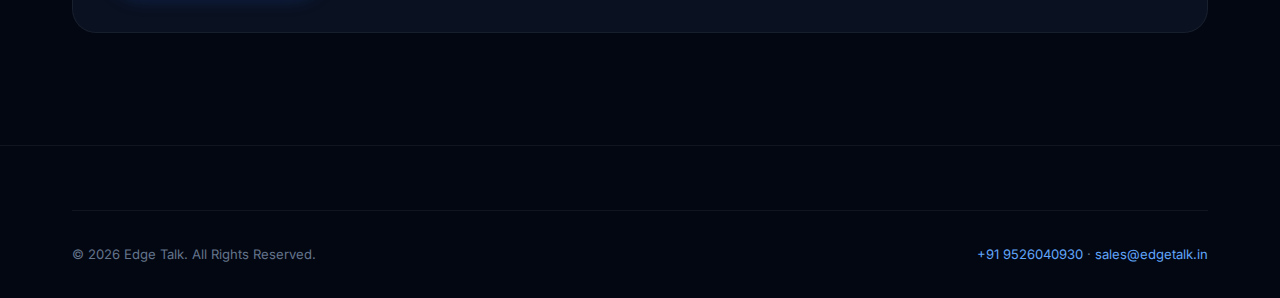
<file: voice-logger.html>
<!DOCTYPE html>
<html lang="en">

<head>
    <meta charset="UTF-8">
    <meta name="viewport" content="width=device-width, initial-scale=1.0">
    <title>Voice Logger — EdgeTalk</title>
    <meta name="description" content="EdgeTalk Voice Logger — Hassle free voice logging for your business.">
    <link rel="stylesheet" href="css/style.css">
    <link rel="icon" href="images/logo.png">
</head>

<body>
    <header id="header" class="scrolled">
        <div class="container">
            <nav>
                <a href="index.html" class="logo-wrap">
                    <img src="images/logo.png" alt="EdgeTalk" style="height:36px;">
                    <span class="logo-text">Edge<span class="highlight">Talk</span></span>
                </a>
                <div class="nav-links">
                    <a href="index.html#products">Products</a>
                    <a href="index.html#about">Company</a>
                    <a href="index.html#contact" class="btn btn-primary nav-cta">Get a Quote</a>
                </div>
            </nav>
        </div>
    </header>

    <section style="padding-top:8rem;">
        <div class="container">
            <div class="section-label"><span class="dot"></span> Product</div>
            <h1 style="margin-bottom:1.5rem;">EdgeTalk <span class="gradient-text">Voice Logger</span></h1>
            <p style="color:var(--text-secondary);max-width:700px;font-size:1.1rem;margin-bottom:3rem;">Hassle free
                voice logging capabilities for your business.</p>
        </div>
    </section>

    <section style="padding-top:0;">
        <div class="container">
            <div class="glass-card" style="margin-bottom:2rem;">
                <h3 style="margin-bottom:1rem;">Overview</h3>
                <ul style="color:var(--text-secondary);line-height:2.2;padding-left:1.5rem;">
                    <li>Hassle free voice logging capabilities for your business</li>
                    <li>Proactive quality assurance and compliance for your call centre</li>
                    <li>Quality insights using analytics on your call centre interactions</li>
                </ul>
            </div>
            <div class="glass-card" style="margin-bottom:2rem;">
                <h3 style="margin-bottom:1.5rem;">Features</h3>
                <ul style="color:var(--text-secondary);line-height:2.2;padding-left:1.5rem;">
                    <li>Automatic Unified Call Recording (Inbound & Outbound)</li>
                    <li>Compatible with any IP, PRI, Analog Lines</li>
                    <li>Web based Reporting, wave file player and configuration management</li>
                    <li>Reports in various formats</li>
                    <li>Comprehensive search and filter options</li>
                    <li>Detailed analytics appending SMDR call information</li>
                    <li>Automatic back up</li>
                    <li>Scheduled email for Alerts</li>
                    <li>Alerts based on various parameters</li>
                    <li>Phone book option</li>
                </ul>
            </div>
            <div class="glass-card">
                <h3 style="margin-bottom:1.5rem;">Custom Features</h3>
                <ul style="color:var(--text-secondary);line-height:2.2;padding-left:1.5rem;">
                    <li>Real time call snooping</li>
                    <li>Recording beep</li>
                    <li>Welcome, After Office messages</li>
                    <li>End call surveys</li>
                </ul>
                <div style="margin-top:2.5rem;">
                    <a href="https://edgetalk.in/wp-content/uploads/2020/05/EdgeTalk-VoiceLogger_Brochure.pdf"
                        class="btn btn-primary" target="_blank">Download Brochure</a>
                </div>
            </div>
        </div>
    </section>

    <footer>
        <div class="container">
            <div class="footer-bottom">
                <span>© 2026 Edge Talk. All Rights Reserved.</span>
                <span><a href="tel:+919526040930" style="color:var(--blue-400);">+91 9526040930</a> · <a
                        href="mailto:sales@edgetalk.in" style="color:var(--blue-400);">sales@edgetalk.in</a></span>
            </div>
        </div>
    </footer>
</body>

</html>
</file>
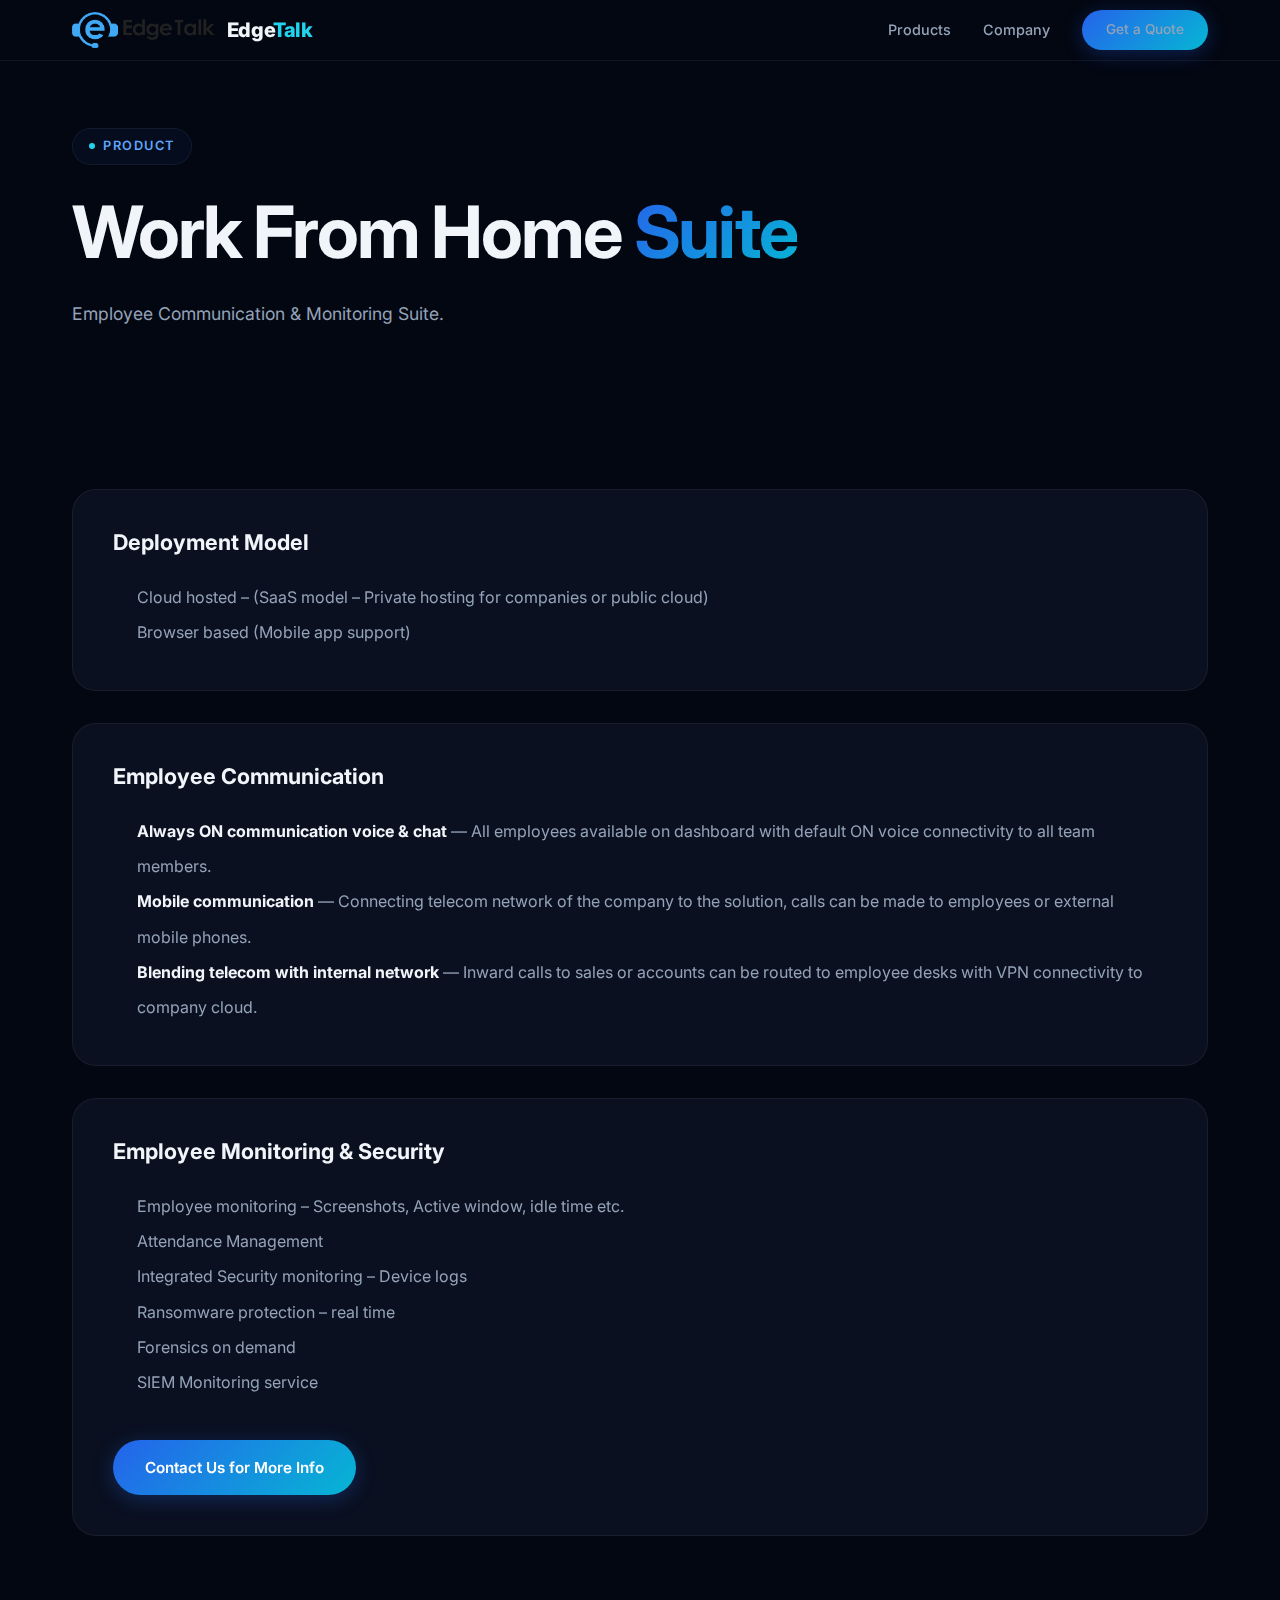
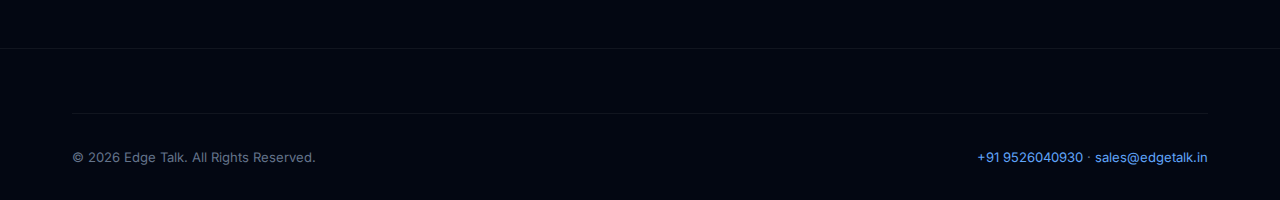
<file: work-from-home-suite.html>
<!DOCTYPE html>
<html lang="en">

<head>
    <meta charset="UTF-8">
    <meta name="viewport" content="width=device-width, initial-scale=1.0">
    <title>Work From Home Suite — EdgeTalk</title>
    <meta name="description" content="EdgeTalk WFH Suite — Employee Communication & Monitoring.">
    <link rel="stylesheet" href="css/style.css">
    <link rel="icon" href="images/logo.png">
</head>

<body>
    <header id="header" class="scrolled">
        <div class="container">
            <nav>
                <a href="index.html" class="logo-wrap">
                    <img src="images/logo.png" alt="EdgeTalk" style="height:36px;">
                    <span class="logo-text">Edge<span class="highlight">Talk</span></span>
                </a>
                <div class="nav-links">
                    <a href="index.html#products">Products</a>
                    <a href="index.html#about">Company</a>
                    <a href="index.html#contact" class="btn btn-primary nav-cta">Get a Quote</a>
                </div>
            </nav>
        </div>
    </header>

    <section style="padding-top:8rem;">
        <div class="container">
            <div class="section-label"><span class="dot"></span> Product</div>
            <h1 style="margin-bottom:1.5rem;">Work From Home <span class="gradient-text">Suite</span></h1>
            <p style="color:var(--text-secondary);max-width:700px;font-size:1.1rem;margin-bottom:3rem;">Employee
                Communication & Monitoring Suite.</p>
        </div>
    </section>

    <section style="padding-top:0;">
        <div class="container">
            <div class="glass-card" style="margin-bottom:2rem;">
                <h3 style="margin-bottom:1.5rem;">Deployment Model</h3>
                <ul style="color:var(--text-secondary);line-height:2.2;padding-left:1.5rem;">
                    <li>Cloud hosted – (SaaS model – Private hosting for companies or public cloud)</li>
                    <li>Browser based (Mobile app support)</li>
                </ul>
            </div>
            <div class="glass-card" style="margin-bottom:2rem;">
                <h3 style="margin-bottom:1.5rem;">Employee Communication</h3>
                <ul style="color:var(--text-secondary);line-height:2.2;padding-left:1.5rem;">
                    <li><strong style="color:var(--text-primary);">Always ON communication voice & chat</strong> — All
                        employees available on dashboard with default ON voice connectivity to all team members.</li>
                    <li><strong style="color:var(--text-primary);">Mobile communication</strong> — Connecting telecom
                        network of the company to the solution, calls can be made to employees or external mobile
                        phones.</li>
                    <li><strong style="color:var(--text-primary);">Blending telecom with internal network</strong> —
                        Inward calls to sales or accounts can be routed to employee desks with VPN connectivity to
                        company cloud.</li>
                </ul>
            </div>
            <div class="glass-card">
                <h3 style="margin-bottom:1.5rem;">Employee Monitoring & Security</h3>
                <ul style="color:var(--text-secondary);line-height:2.2;padding-left:1.5rem;">
                    <li>Employee monitoring – Screenshots, Active window, idle time etc.</li>
                    <li>Attendance Management</li>
                    <li>Integrated Security monitoring – Device logs</li>
                    <li>Ransomware protection – real time</li>
                    <li>Forensics on demand</li>
                    <li>SIEM Monitoring service</li>
                </ul>
                <div style="margin-top:2.5rem;">
                    <a href="index.html#contact" class="btn btn-primary">Contact Us for More Info</a>
                </div>
            </div>
        </div>
    </section>

    <footer>
        <div class="container">
            <div class="footer-bottom">
                <span>© 2026 Edge Talk. All Rights Reserved.</span>
                <span><a href="tel:+919526040930" style="color:var(--blue-400);">+91 9526040930</a> · <a
                        href="mailto:sales@edgetalk.in" style="color:var(--blue-400);">sales@edgetalk.in</a></span>
            </div>
        </div>
    </footer>
</body>

</html>
</file>
<file: css/style.css>
/* ═══════════════════════════════════════════════════════
   EdgeTalk Premium Design System
   Theme: Deep Tech / Voice-Forward Telecom
   ═══════════════════════════════════════════════════════ */

@import url('https://fonts.googleapis.com/css2?family=Inter:wght@300;400;500;600;700;800;900&display=swap');

/* ─── Tokens ─── */
:root {
  --bg-dark: #030712;
  --bg-surface: #0a1628;
  --bg-card: rgba(15, 23, 42, 0.7);
  --blue-600: #2563eb;
  --blue-500: #3b82f6;
  --blue-400: #60a5fa;
  --cyan-400: #22d3ee;
  --cyan-500: #06b6d4;
  --text-primary: #f1f5f9;
  --text-secondary: #94a3b8;
  --text-muted: #64748b;
  --gradient-brand: linear-gradient(135deg, #2563eb, #06b6d4);
  --gradient-glow: linear-gradient(135deg, rgba(37, 99, 235, 0.15), rgba(6, 182, 212, 0.08));
  --glass: rgba(15, 23, 42, 0.6);
  --glass-border: rgba(255, 255, 255, 0.06);
  --radius-sm: 8px;
  --radius-md: 16px;
  --radius-lg: 24px;
  --radius-xl: 32px;
  --shadow-glow: 0 0 60px rgba(37, 99, 235, 0.15);
  --transition: 0.4s cubic-bezier(0.25, 0.46, 0.45, 0.94);
}

/* ─── Reset ─── */
*,
*::before,
*::after {
  margin: 0;
  padding: 0;
  box-sizing: border-box;
}

html {
  scroll-behavior: smooth;
  font-size: 16px;
}

body {
  font-family: 'Inter', system-ui, -apple-system, sans-serif;
  background: var(--bg-dark);
  color: var(--text-primary);
  line-height: 1.7;
  overflow-x: hidden;
  -webkit-font-smoothing: antialiased;
}

a {
  color: inherit;
  text-decoration: none;
}

ul {
  list-style: none;
}

img {
  max-width: 100%;
  display: block;
}

/* ─── Container ─── */
.container {
  max-width: 1200px;
  margin: 0 auto;
  padding: 0 2rem;
}

/* ─── Typography ─── */
h1,
h2,
h3,
h4 {
  font-weight: 700;
  line-height: 1.2;
}

h1 {
  font-size: clamp(2.5rem, 6vw, 4.5rem);
  letter-spacing: -0.03em;
}

h2 {
  font-size: clamp(1.8rem, 4vw, 3rem);
  letter-spacing: -0.02em;
}

h3 {
  font-size: 1.35rem;
}

.gradient-text {
  background: var(--gradient-brand);
  -webkit-background-clip: text;
  background-clip: text;
  -webkit-text-fill-color: transparent;
}

.highlight {
  color: var(--cyan-400);
}

/* ─── Buttons ─── */
.btn {
  display: inline-flex;
  align-items: center;
  gap: 0.5rem;
  padding: 0.9rem 2rem;
  border-radius: 100px;
  font-weight: 600;
  font-size: 0.95rem;
  border: none;
  cursor: pointer;
  transition: var(--transition);
  text-decoration: none;
}

.btn-primary {
  background: var(--gradient-brand);
  color: white;
  box-shadow: 0 4px 20px rgba(37, 99, 235, 0.3);
}

.btn-primary:hover {
  transform: translateY(-2px);
  box-shadow: 0 8px 30px rgba(37, 99, 235, 0.5);
}

.btn-outline {
  background: transparent;
  color: var(--text-primary);
  border: 1.5px solid var(--glass-border);
  backdrop-filter: blur(10px);
}

.btn-outline:hover {
  border-color: var(--blue-400);
  background: rgba(37, 99, 235, 0.08);
}

/* ─── Glass Card ─── */
.glass-card {
  background: var(--glass);
  border: 1px solid var(--glass-border);
  border-radius: var(--radius-lg);
  padding: 2.5rem;
  backdrop-filter: blur(20px);
  transition: var(--transition);
  position: relative;
  overflow: hidden;
}

.glass-card::before {
  content: '';
  position: absolute;
  inset: 0;
  background: var(--gradient-glow);
  opacity: 0;
  transition: opacity 0.4s;
  z-index: 0;
}

.glass-card:hover::before {
  opacity: 1;
}

.glass-card:hover {
  border-color: rgba(37, 99, 235, 0.2);
  transform: translateY(-4px);
  box-shadow: var(--shadow-glow);
}

.glass-card>* {
  position: relative;
  z-index: 1;
}

/* ─── Section Utilities ─── */
section {
  padding: 7rem 0;
  position: relative;
}

.section-label {
  display: inline-flex;
  align-items: center;
  gap: 0.5rem;
  padding: 0.4rem 1rem;
  border-radius: 100px;
  border: 1px solid var(--glass-border);
  background: rgba(37, 99, 235, 0.06);
  font-size: 0.8rem;
  font-weight: 600;
  text-transform: uppercase;
  letter-spacing: 0.12em;
  color: var(--blue-400);
  margin-bottom: 1.5rem;
}

.section-label .dot {
  width: 6px;
  height: 6px;
  border-radius: 50%;
  background: var(--cyan-400);
  animation: pulse-dot 2s ease-in-out infinite;
}

@keyframes pulse-dot {

  0%,
  100% {
    opacity: 1;
    transform: scale(1);
  }

  50% {
    opacity: 0.5;
    transform: scale(1.5);
  }
}

/* ─── Scroll Reveal ─── */
.reveal {
  opacity: 0;
  transform: translateY(40px);
  transition: opacity 0.8s ease, transform 0.8s ease;
}

.reveal.visible {
  opacity: 1;
  transform: translateY(0);
}

/* ═════════════════════════════════════════
   HEADER / NAV
   ═════════════════════════════════════════ */
header {
  position: fixed;
  top: 0;
  left: 0;
  right: 0;
  z-index: 1000;
  padding: 1rem 0;
  transition: var(--transition);
}

header.scrolled {
  background: rgba(3, 7, 18, 0.85);
  backdrop-filter: blur(20px);
  border-bottom: 1px solid var(--glass-border);
  padding: 0.6rem 0;
}

nav {
  display: flex;
  align-items: center;
  justify-content: space-between;
}

.logo-wrap {
  display: flex;
  align-items: center;
  gap: 0.75rem;
}

.logo-wrap img {
  height: 36px;
}

.logo-text {
  font-weight: 800;
  font-size: 1.25rem;
  letter-spacing: -0.02em;
}

.nav-links {
  display: flex;
  align-items: center;
  gap: 2rem;
}

.nav-links a {
  font-size: 0.9rem;
  font-weight: 500;
  color: var(--text-secondary);
  transition: color 0.3s;
  position: relative;
}

.nav-links a:hover {
  color: var(--text-primary);
}

.nav-links a::after {
  content: '';
  position: absolute;
  bottom: -4px;
  left: 0;
  width: 0;
  height: 2px;
  background: var(--gradient-brand);
  transition: width 0.3s;
}

.nav-links a:hover::after {
  width: 100%;
}

.nav-cta {
  padding: 0.55rem 1.5rem !important;
  font-size: 0.85rem !important;
}

/* Mobile Nav Toggle */
.nav-toggle {
  display: none;
  flex-direction: column;
  gap: 5px;
  cursor: pointer;
  background: none;
  border: none;
  padding: 4px;
}

.nav-toggle span {
  width: 24px;
  height: 2px;
  background: var(--text-primary);
  transition: var(--transition);
}

/* ═════════════════════════════════════════
   HERO
   ═════════════════════════════════════════ */
.hero {
  min-height: 100vh;
  display: flex;
  align-items: center;
  position: relative;
  overflow: hidden;
  padding-top: 5rem;
}

/* Particle Canvas */
#particle-canvas {
  position: absolute;
  inset: 0;
  z-index: 0;
}

/* Ambient Glow Orbs */
.hero::before {
  content: '';
  position: absolute;
  width: 600px;
  height: 600px;
  background: radial-gradient(circle, rgba(37, 99, 235, 0.12) 0%, transparent 70%);
  top: -10%;
  right: -5%;
  z-index: 0;
}

.hero::after {
  content: '';
  position: absolute;
  width: 500px;
  height: 500px;
  background: radial-gradient(circle, rgba(6, 182, 212, 0.08) 0%, transparent 70%);
  bottom: -10%;
  left: -5%;
  z-index: 0;
}

.hero .container {
  display: grid;
  grid-template-columns: 1fr 1fr;
  gap: 4rem;
  align-items: center;
  position: relative;
  z-index: 10;
}

.hero-content {
  max-width: 600px;
}

.hero-content .section-label {
  margin-bottom: 2rem;
}

.hero-content h1 {
  margin-bottom: 1.5rem;
}

.hero-content p {
  font-size: 1.15rem;
  color: var(--text-secondary);
  margin-bottom: 2.5rem;
  max-width: 500px;
  line-height: 1.8;
}

.hero-actions {
  display: flex;
  gap: 1rem;
  flex-wrap: wrap;
}

/* ─── Voice Waveform Visualization ─── */
.hero-visual {
  display: flex;
  align-items: center;
  justify-content: center;
  position: relative;
}

.waveform-container {
  width: 100%;
  max-width: 500px;
  aspect-ratio: 1;
  position: relative;
  display: flex;
  align-items: center;
  justify-content: center;
}

/* Glowing ring behind waveform */
.waveform-ring {
  position: absolute;
  width: 80%;
  height: 80%;
  border-radius: 50%;
  border: 1.5px solid rgba(37, 99, 235, 0.15);
  animation: ring-rotate 20s linear infinite;
}

.waveform-ring::before {
  content: '';
  position: absolute;
  top: -2px;
  left: 50%;
  width: 8px;
  height: 8px;
  background: var(--cyan-400);
  border-radius: 50%;
  box-shadow: 0 0 15px var(--cyan-400);
}

@keyframes ring-rotate {
  to {
    transform: rotate(360deg);
  }
}

.waveform-ring-2 {
  position: absolute;
  width: 95%;
  height: 95%;
  border-radius: 50%;
  border: 1px solid rgba(6, 182, 212, 0.08);
  animation: ring-rotate 30s linear infinite reverse;
}

/* Central waveform canvas */
#waveform-canvas {
  width: 70%;
  height: 70%;
  z-index: 5;
}

/* Pulsing center orb */
.wave-center {
  position: absolute;
  width: 120px;
  height: 120px;
  border-radius: 50%;
  background: radial-gradient(circle, rgba(37, 99, 235, 0.25) 0%, transparent 70%);
  animation: pulse-center 3s ease-in-out infinite;
  z-index: 2;
}

@keyframes pulse-center {

  0%,
  100% {
    transform: scale(1);
    opacity: 0.6;
  }

  50% {
    transform: scale(1.3);
    opacity: 0.3;
  }
}

/* ═════════════════════════════════════════
   STATS BAR
   ═════════════════════════════════════════ */
.stats-section {
  padding: 3rem 0;
  border-top: 1px solid var(--glass-border);
  border-bottom: 1px solid var(--glass-border);
  background: var(--bg-surface);
}

.stats-grid {
  display: grid;
  grid-template-columns: repeat(4, 1fr);
  gap: 2rem;
  text-align: center;
}

.stat-item h3 {
  font-size: 2.5rem;
  font-weight: 800;
  background: var(--gradient-brand);
  -webkit-background-clip: text;
  background-clip: text;
  -webkit-text-fill-color: transparent;
  margin-bottom: 0.25rem;
}

.stat-item p {
  font-size: 0.85rem;
  color: var(--text-muted);
  text-transform: uppercase;
  letter-spacing: 0.08em;
  font-weight: 500;
}

/* ═════════════════════════════════════════
   ABOUT / WHAT WE DO
   ═════════════════════════════════════════ */
.about-grid {
  display: grid;
  grid-template-columns: 1fr 1fr;
  gap: 4rem;
  align-items: center;
}

.about-text p {
  color: var(--text-secondary);
  font-size: 1.05rem;
  margin-bottom: 1.5rem;
}

.about-visual {
  position: relative;
  display: flex;
  justify-content: center;
}

/* Animated equalizer bars */
.equalizer {
  display: flex;
  align-items: flex-end;
  gap: 6px;
  height: 200px;
  padding: 2rem;
}

.eq-bar {
  width: 8px;
  border-radius: 4px;
  background: var(--gradient-brand);
  animation: eq-bounce var(--duration) ease-in-out infinite alternate;
  opacity: 0.7;
}

@keyframes eq-bounce {
  0% {
    height: var(--min-h);
  }

  100% {
    height: var(--max-h);
  }
}

/* ═════════════════════════════════════════
   PRODUCTS
   ═════════════════════════════════════════ */
.products-header {
  text-align: center;
  margin-bottom: 4rem;
}

.products-header p {
  color: var(--text-secondary);
  max-width: 600px;
  margin: 1rem auto 0;
}

.products-grid {
  display: grid;
  grid-template-columns: repeat(auto-fit, minmax(340px, 1fr));
  gap: 1.5rem;
}

.product-card {
  background: var(--glass);
  border: 1px solid var(--glass-border);
  border-radius: var(--radius-lg);
  padding: 2.5rem;
  backdrop-filter: blur(20px);
  transition: var(--transition);
  position: relative;
  overflow: hidden;
  display: flex;
  flex-direction: column;
}

.product-card::before {
  content: '';
  position: absolute;
  inset: 0;
  background: var(--gradient-glow);
  opacity: 0;
  transition: opacity 0.4s;
  z-index: 0;
}

.product-card:hover::before {
  opacity: 1;
}

.product-card:hover {
  border-color: rgba(37, 99, 235, 0.2);
  transform: translateY(-6px);
  box-shadow: var(--shadow-glow);
}

.product-card>* {
  position: relative;
  z-index: 1;
}

.product-icon {
  width: 56px;
  height: 56px;
  border-radius: 14px;
  background: var(--gradient-glow);
  border: 1px solid var(--glass-border);
  display: flex;
  align-items: center;
  justify-content: center;
  margin-bottom: 1.5rem;
}

.product-icon svg {
  width: 26px;
  height: 26px;
  stroke: var(--blue-400);
  fill: none;
  stroke-width: 1.8;
  stroke-linecap: round;
  stroke-linejoin: round;
}

.product-card h3 {
  margin-bottom: 0.75rem;
}

.product-card p {
  color: var(--text-secondary);
  font-size: 0.95rem;
  flex: 1;
  margin-bottom: 1.5rem;
}

.product-link {
  display: inline-flex;
  align-items: center;
  gap: 0.5rem;
  color: var(--blue-400);
  font-weight: 600;
  font-size: 0.9rem;
  transition: gap 0.3s, color 0.3s;
}

.product-link:hover {
  gap: 0.85rem;
  color: var(--cyan-400);
}

.product-link svg {
  width: 16px;
  height: 16px;
  stroke: currentColor;
  fill: none;
  stroke-width: 2;
}

/* ═════════════════════════════════════════
   TESTIMONIALS
   ═════════════════════════════════════════ */
.testimonial-section {
  background: var(--bg-surface);
}

.testimonial-card {
  max-width: 700px;
  margin: 0 auto;
  text-align: center;
}

.testimonial-card .quote-mark {
  font-size: 5rem;
  line-height: 1;
  background: var(--gradient-brand);
  -webkit-background-clip: text;
  background-clip: text;
  -webkit-text-fill-color: transparent;
  margin-bottom: -1rem;
  display: block;
}

.testimonial-card blockquote {
  font-size: 1.2rem;
  color: var(--text-secondary);
  font-style: italic;
  line-height: 1.9;
  margin-bottom: 2rem;
}

.testimonial-author h4 {
  color: var(--text-primary);
  font-size: 1rem;
}

.testimonial-author span {
  color: var(--text-muted);
  font-size: 0.85rem;
}

/* ═════════════════════════════════════════
   CTA SECTION
   ═════════════════════════════════════════ */
.cta-section {
  text-align: center;
}

.cta-box {
  background: var(--gradient-glow);
  border: 1px solid var(--glass-border);
  border-radius: var(--radius-xl);
  padding: 5rem 3rem;
  position: relative;
  overflow: hidden;
}

.cta-box::before {
  content: '';
  position: absolute;
  width: 400px;
  height: 400px;
  background: radial-gradient(circle, rgba(37, 99, 235, 0.15) 0%, transparent 70%);
  top: -40%;
  right: -10%;
}

.cta-box h2 {
  margin-bottom: 1rem;
  position: relative;
  z-index: 1;
}

.cta-box p {
  color: var(--text-secondary);
  margin-bottom: 2rem;
  max-width: 500px;
  margin-inline: auto;
  position: relative;
  z-index: 1;
}

.cta-box .btn {
  position: relative;
  z-index: 1;
}

/* ═════════════════════════════════════════
   FOOTER
   ═════════════════════════════════════════ */
footer {
  border-top: 1px solid var(--glass-border);
  padding: 4rem 0 2rem;
}

.footer-grid {
  display: grid;
  grid-template-columns: 2fr 1fr 1fr 1fr;
  gap: 3rem;
  margin-bottom: 3rem;
}

.footer-about p {
  color: var(--text-muted);
  font-size: 0.9rem;
  margin-top: 1rem;
  max-width: 300px;
}

.footer-col h4 {
  font-size: 0.8rem;
  text-transform: uppercase;
  letter-spacing: 0.1em;
  color: var(--text-muted);
  margin-bottom: 1.25rem;
  font-weight: 600;
}

.footer-col a {
  display: block;
  color: var(--text-secondary);
  font-size: 0.9rem;
  padding: 0.3rem 0;
  transition: color 0.3s;
}

.footer-col a:hover {
  color: var(--blue-400);
}

.footer-bottom {
  display: flex;
  justify-content: space-between;
  align-items: center;
  padding-top: 2rem;
  border-top: 1px solid var(--glass-border);
  font-size: 0.82rem;
  color: var(--text-muted);
}

/* ═════════════════════════════════════════
   RESPONSIVE
   ═════════════════════════════════════════ */
@media (max-width: 1024px) {
  .hero .container {
    grid-template-columns: 1fr;
    text-align: center;
  }

  .hero-content {
    max-width: 100%;
  }

  .hero-content p {
    max-width: 100%;
    margin-inline: auto;
  }

  .hero-actions {
    justify-content: center;
  }

  .hero-visual {
    margin-top: 2rem;
  }

  .waveform-container {
    max-width: 350px;
  }

  .about-grid {
    grid-template-columns: 1fr;
    text-align: center;
  }

  .about-visual {
    display: none;
  }

  .stats-grid {
    grid-template-columns: repeat(2, 1fr);
  }

  .footer-grid {
    grid-template-columns: 1fr 1fr;
  }
}

@media (max-width: 768px) {
  section {
    padding: 4rem 0;
  }

  .nav-links {
    display: none;
  }

  .nav-toggle {
    display: flex;
  }

  .nav-links.active {
    display: flex;
    flex-direction: column;
    position: absolute;
    top: 100%;
    left: 0;
    right: 0;
    background: rgba(3, 7, 18, 0.95);
    backdrop-filter: blur(20px);
    padding: 2rem;
    border-bottom: 1px solid var(--glass-border);
    gap: 1rem;
  }

  .stats-grid {
    grid-template-columns: 1fr 1fr;
    gap: 1.5rem;
  }

  .products-grid {
    grid-template-columns: 1fr;
  }

  .footer-grid {
    grid-template-columns: 1fr;
  }

  .footer-bottom {
    flex-direction: column;
    gap: 0.5rem;
    text-align: center;
  }

  .cta-box {
    padding: 3rem 1.5rem;
  }
}

@media (max-width: 480px) {
  .stats-grid {
    grid-template-columns: 1fr;
  }

  h1 {
    font-size: 2rem;
  }

  .hero-actions {
    flex-direction: column;
    align-items: center;
  }
}
</file>
<file: edgetalk-redesign/css/style.css>
/* EdgeTalk Design System - Concept B: Tech Innovation */

:root {
  --primary-blue: #2563eb;
  --secondary-cyan: #06b6d4;
  --deep-blue: #1e3a8a;
  --text-dark: #1f2937;
  --text-light: #4b5563;
  --white: #ffffff;
  --glass-bg: rgba(255, 255, 255, 0.7);
  --glass-border: rgba(255, 255, 255, 0.5);
  --gradient-text: linear-gradient(135deg, #1e3a8a 0%, #2563eb 100%);
  --font-main: 'Inter', sans-serif;
  --max-width: 1200px;
}

* {
  margin: 0;
  padding: 0;
  box-sizing: border-box;
}

body {
  font-family: var(--font-main);
  background-color: #f3f4f6;
  background-image:
    radial-gradient(circle at 10% 20%, rgba(37, 99, 235, 0.05) 0%, transparent 20%),
    radial-gradient(circle at 90% 80%, rgba(6, 182, 212, 0.05) 0%, transparent 20%);
  color: var(--text-dark);
  line-height: 1.6;
}

a {
  text-decoration: none;
  color: inherit;
  transition: all 0.3s ease;
}

/* Typography with Gradients */
h1,
h2,
h3 {
  font-weight: 800;
  letter-spacing: -0.03em;
  background: var(--gradient-text);
  -webkit-background-clip: text;
  -webkit-text-fill-color: transparent;
  background-clip: text;
  color: var(--deep-blue);
  /* Fallback */
}

h1 {
  font-size: 3.5rem;
  line-height: 1.1;
  margin-bottom: 1.5rem;
}

h2 {
  font-size: 2.25rem;
  margin-bottom: 2rem;
}

h3 {
  font-size: 1.25rem;
  margin-bottom: 0.75rem;
  color: var(--deep-blue);
  -webkit-text-fill-color: initial;
}

p {
  color: var(--text-light);
  margin-bottom: 1rem;
}

/* Glassmorphism Cards */
.glass-card {
  background: var(--glass-bg);
  backdrop-filter: blur(12px);
  -webkit-backdrop-filter: blur(12px);
  border: 1px solid var(--glass-border);
  border-radius: 16px;
  box-shadow: 0 4px 6px -1px rgba(0, 0, 0, 0.1), 0 2px 4px -1px rgba(0, 0, 0, 0.06);
  padding: 2rem;
  transition: transform 0.3s ease, box-shadow 0.3s ease;
}

.glass-card:hover {
  transform: translateY(-5px);
  box-shadow: 0 20px 25px -5px rgba(0, 0, 0, 0.1), 0 10px 10px -5px rgba(0, 0, 0, 0.04);
}

/* Utilities */
.container {
  max-width: var(--max-width);
  margin: 0 auto;
  padding: 0 1.5rem;
}

.btn {
  display: inline-block;
  padding: 0.75rem 1.5rem;
  border-radius: 9999px;
  /* Pill shape */
  font-weight: 600;
  text-align: center;
  border: none;
  cursor: pointer;
}

.btn-primary {
  background: linear-gradient(135deg, var(--primary-blue), var(--secondary-cyan));
  color: white;
  box-shadow: 0 4px 14px 0 rgba(37, 99, 235, 0.39);
}

.btn-primary:hover {
  transform: translateY(-1px);
  box-shadow: 0 6px 20px rgba(37, 99, 235, 0.23);
}

.btn-link {
  color: var(--primary-blue);
  font-weight: 600;
  padding: 0;
}

.btn-link:hover {
  text-decoration: underline;
}

/* Header */
header {
  position: sticky;
  top: 0;
  z-index: 50;
  background: rgba(255, 255, 255, 0.8);
  backdrop-filter: blur(8px);
  border-bottom: 1px solid rgba(0, 0, 0, 0.05);
  padding: 1rem 0;
}

nav {
  display: flex;
  justify-content: space-between;
  align-items: center;
}

.logo {
  font-size: 1.5rem;
  font-weight: 800;
  background: var(--gradient-text);
  -webkit-background-clip: text;
  -webkit-text-fill-color: transparent;
}

.nav-links {
  display: flex;
  gap: 2rem;
  align-items: center;
}

.nav-links a {
  font-size: 0.95rem;
  font-weight: 500;
  color: var(--text-dark);
}

.nav-links a:hover {
  color: var(--primary-blue);
}

/* Hero Section */
.hero {
  padding: 8rem 0 5rem;
  text-align: center;
  position: relative;
  overflow: hidden;
}

/* Abstract Tech Background Elements */
.hero::before {
  content: '';
  position: absolute;
  top: -50%;
  left: -20%;
  width: 800px;
  height: 800px;
  background: radial-gradient(circle, rgba(6, 182, 212, 0.1) 0%, transparent 70%);
  z-index: -1;
}

.hero p {
  font-size: 1.25rem;
  max-width: 800px;
  margin: 0 auto 2.5rem;
}

/* Sections */
section {
  padding: 5rem 0;
}

.section-title {
  text-align: center;
  margin-bottom: 4rem;
}

.grid {
  display: grid;
  grid-template-columns: repeat(auto-fit, minmax(300px, 1fr));
  gap: 2rem;
}

/* Footer */
footer {
  background: white;
  border-top: 1px solid rgba(0, 0, 0, 0.05);
  padding: 4rem 0 2rem;
  font-size: 0.9rem;
}

.footer-content {
  display: grid;
  grid-template-columns: repeat(auto-fit, minmax(200px, 1fr));
  gap: 3rem;
  margin-bottom: 3rem;
}

.footer-section h4 {
  color: var(--primary-blue);
  margin-bottom: 1rem;
  font-weight: 700;
}

.footer-links li {
  list-style: none;
  margin-bottom: 0.5rem;
}

.copyright {
  text-align: center;
  padding-top: 2rem;
  border-top: 1px solid rgba(0, 0, 0, 0.05);
  color: var(--text-light);
}

/* Responsive */
@media (max-width: 768px) {
  h1 {
    font-size: 2.5rem;
  }

  .grid {
    grid-template-columns: 1fr;
  }

  .nav-links {
    display: none;
  }

  /* Mobile menu simplified */
}
</file>
